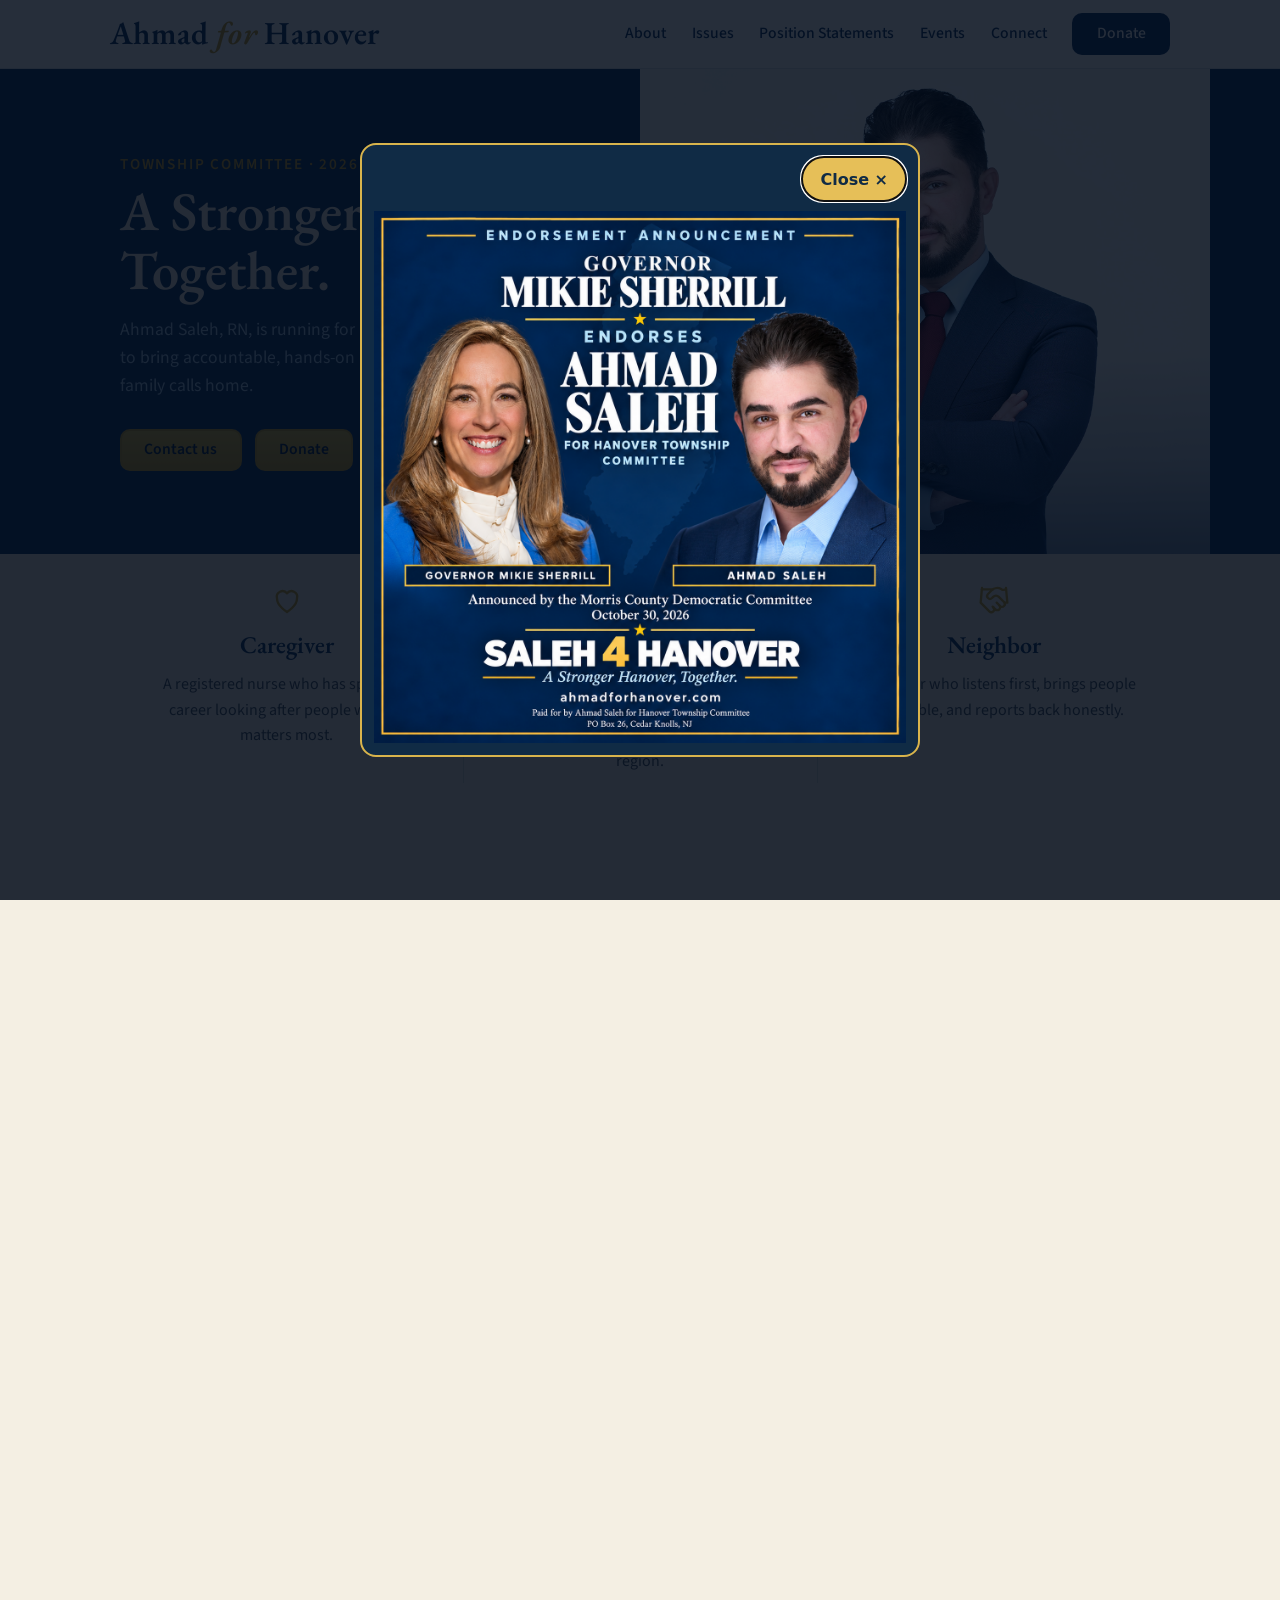
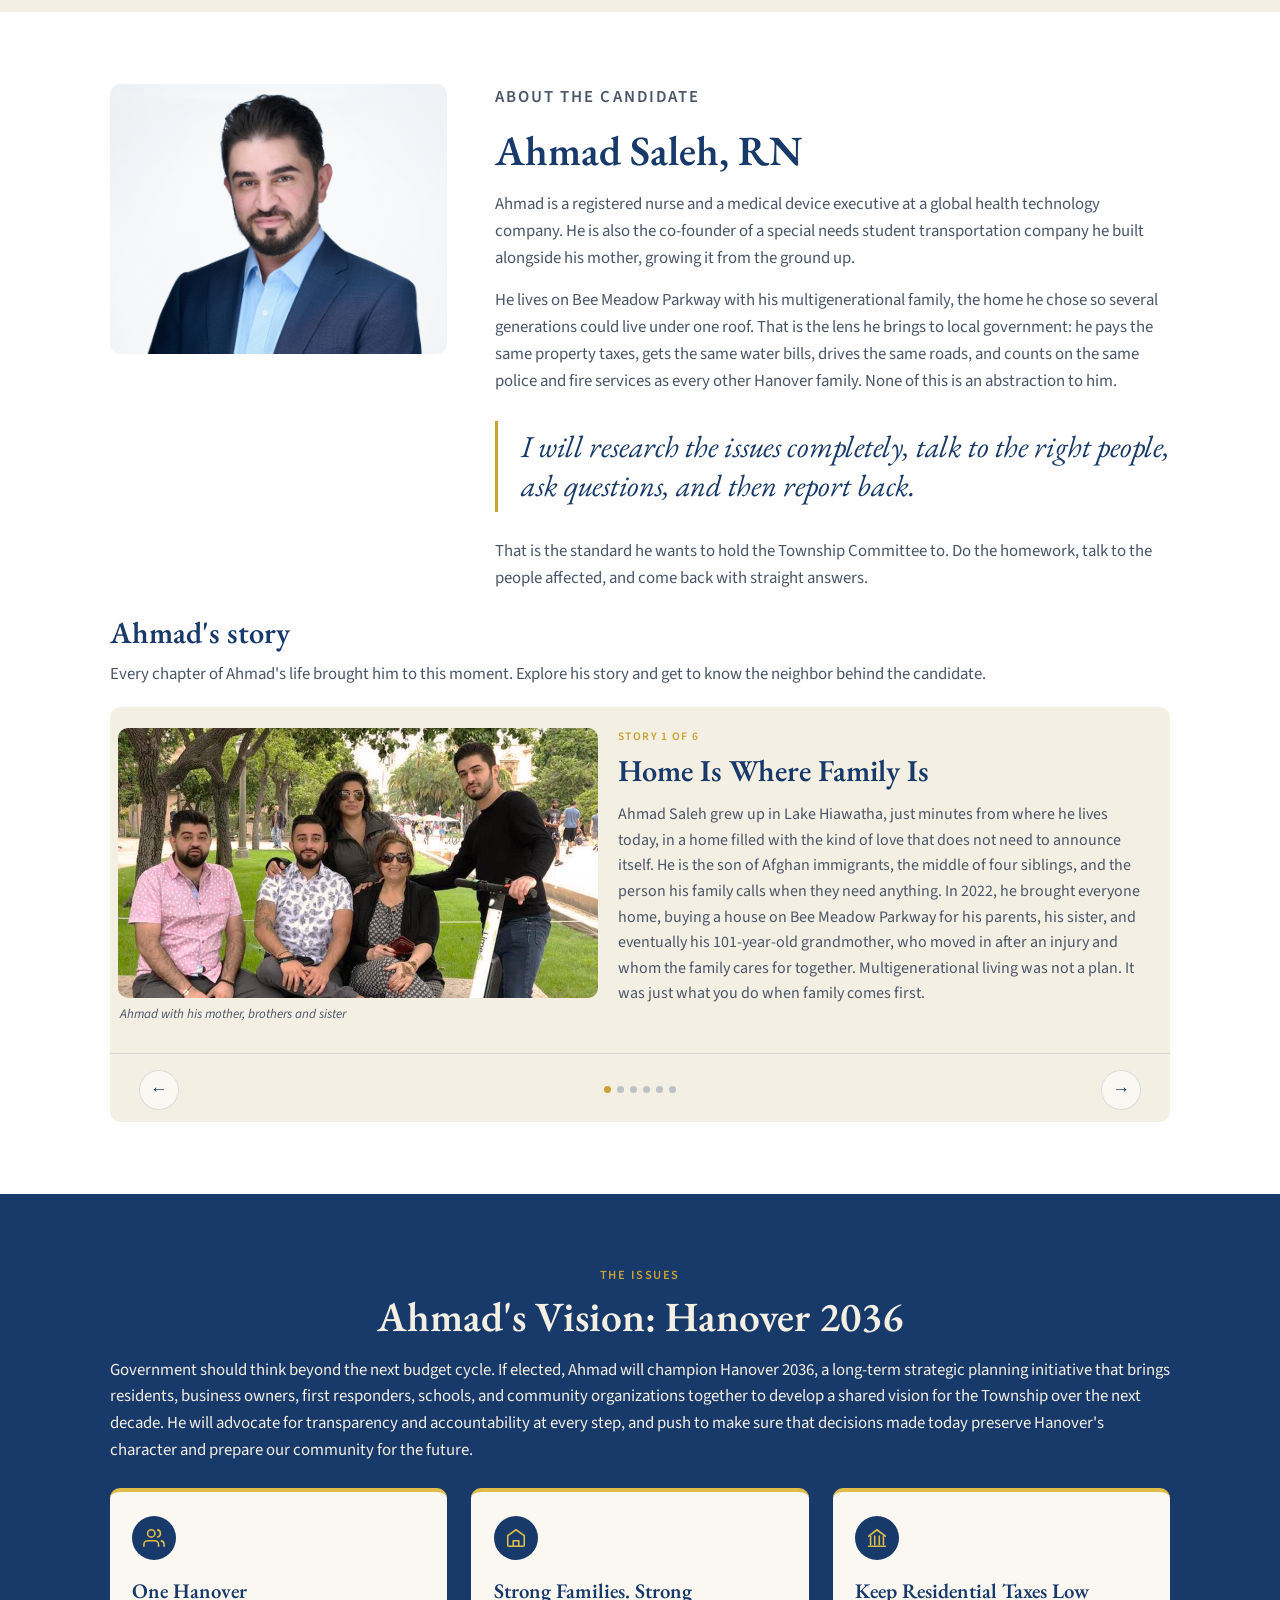
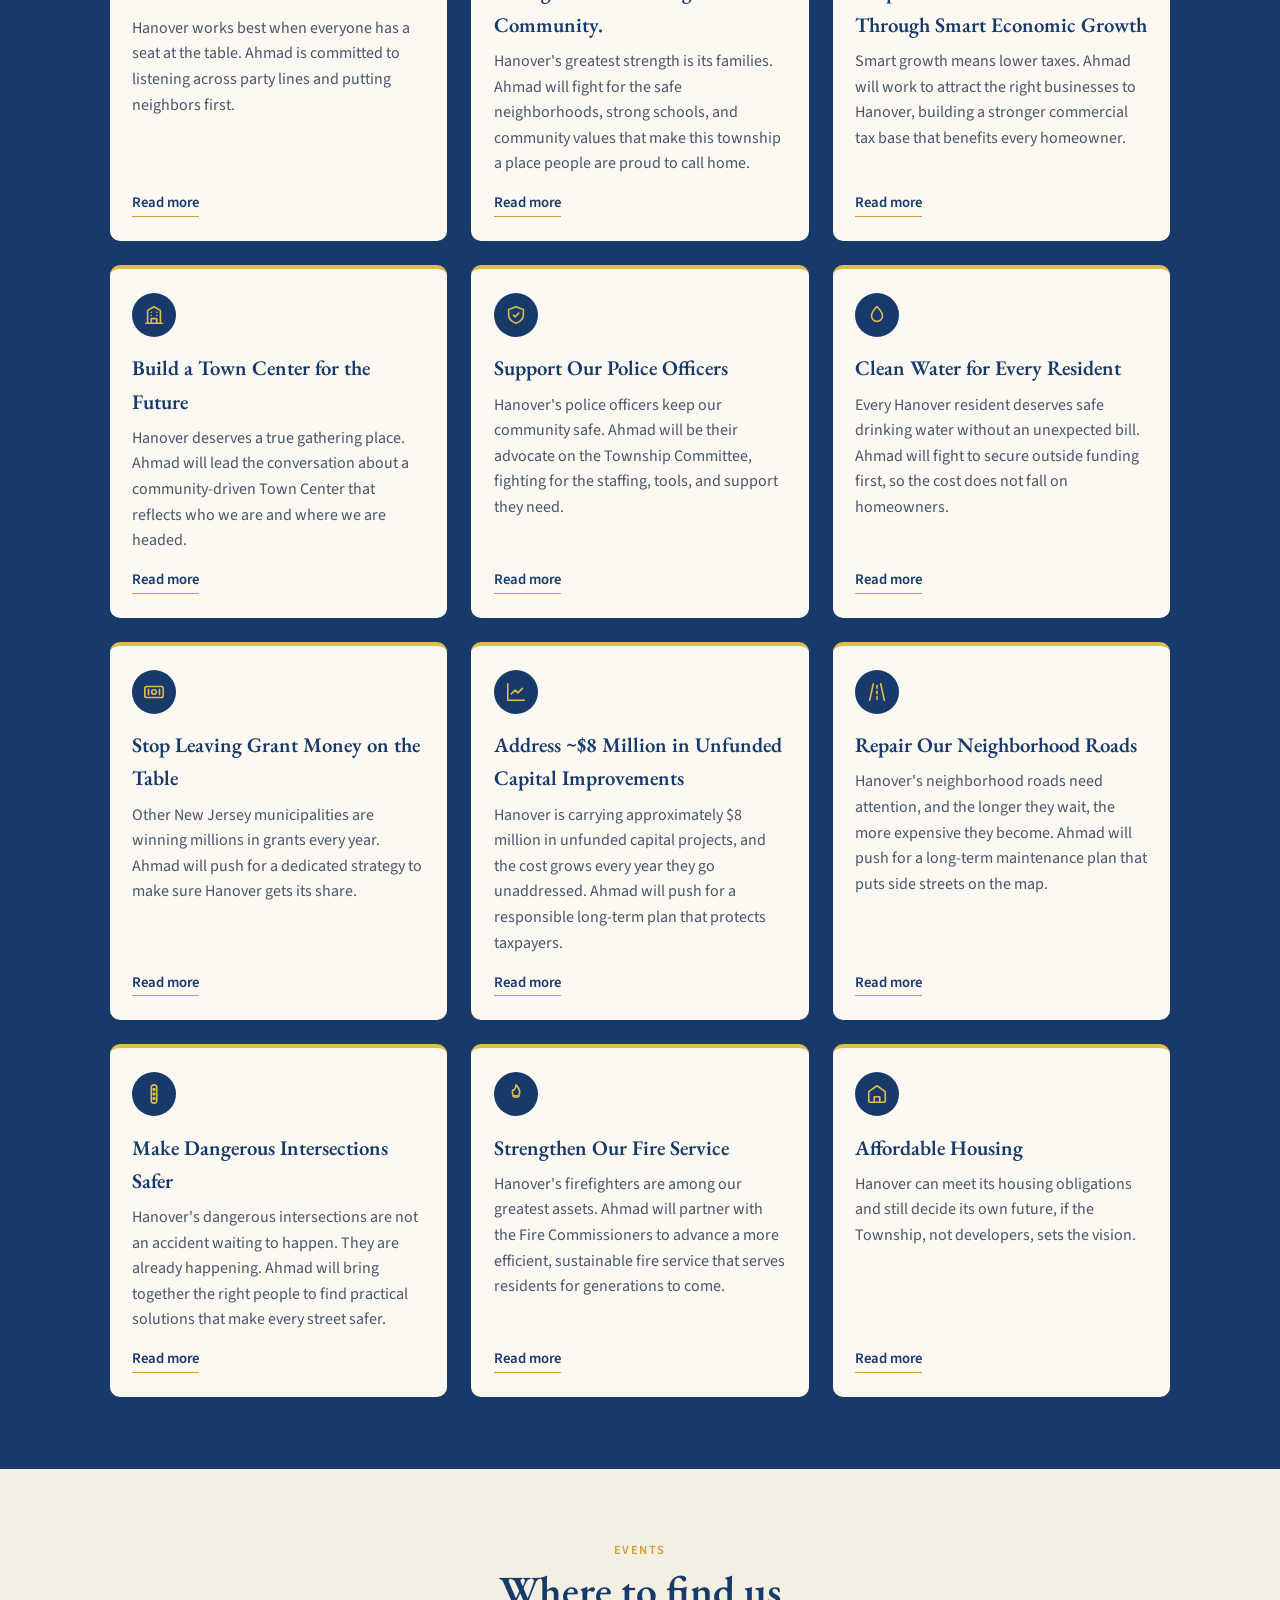
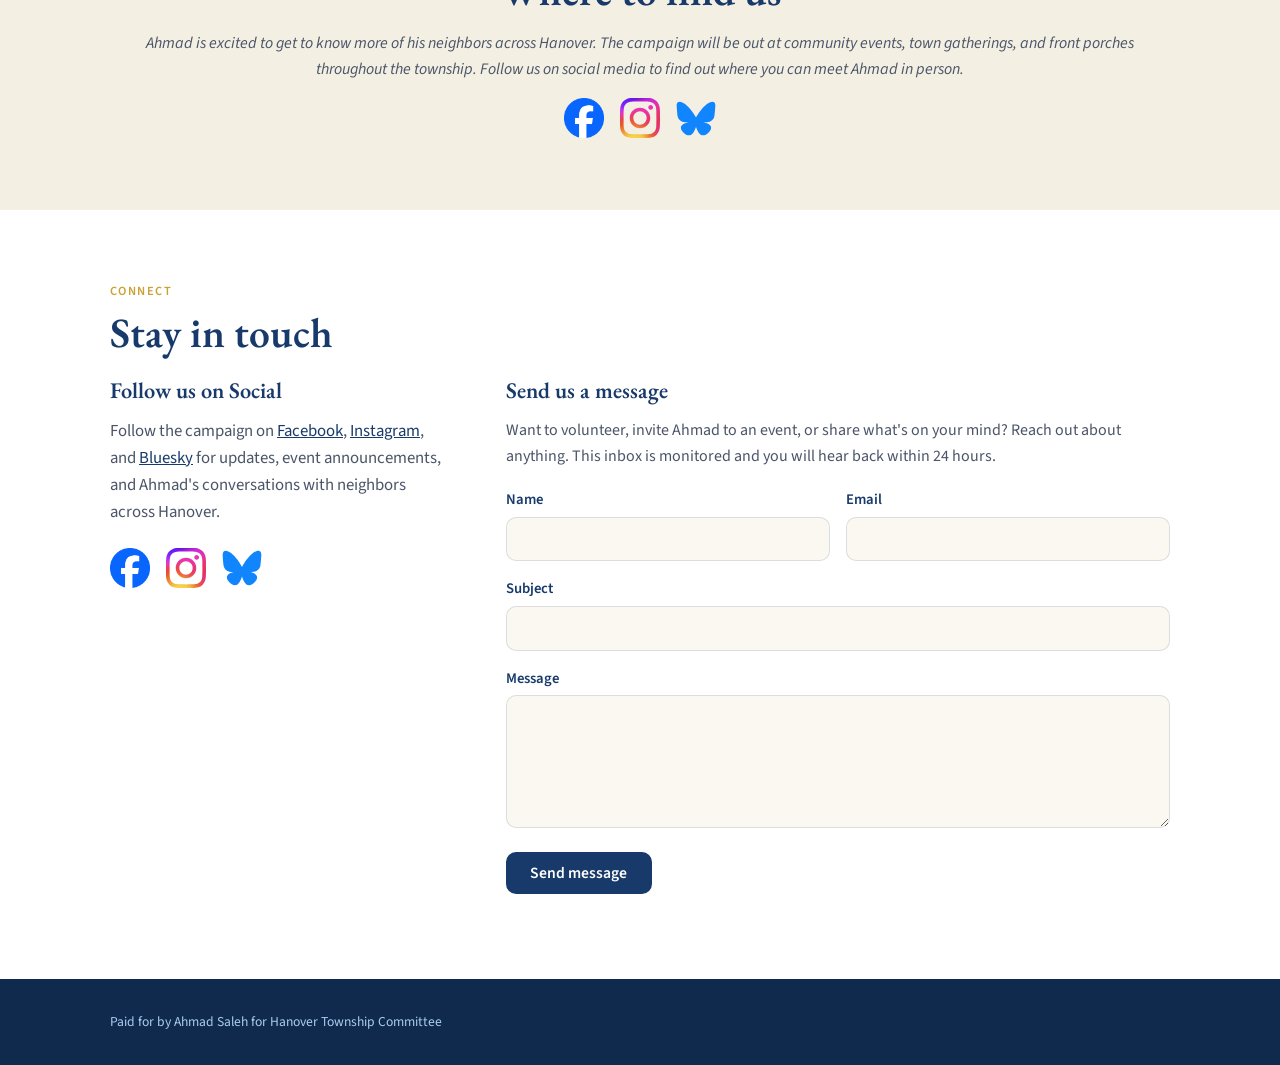
<file: index.html>
<!DOCTYPE html>
<html lang="en">
<head>
<!-- Google tag (gtag.js) -->
<script async src="https://www.googletagmanager.com/gtag/js?id=G-3KCZQQZ3SS"></script>
<script>
  window.dataLayer = window.dataLayer || [];
  function gtag(){dataLayer.push(arguments);}
  gtag('js', new Date());

  gtag('config', 'G-3KCZQQZ3SS');
</script>
  <meta charset="UTF-8" />
  <meta name="viewport" content="width=device-width, initial-scale=1.0" />
  <title>Ahmad for Hanover Township Committee 2026</title>
  <meta name="description" content="Ahmad Saleh, Democrat for Hanover Township Committee. Caregiver. Builder. Bridge." />

  <!-- Google Fonts: EB Garamond (display) + Source Sans 3 (everything else) -->
  <link rel="preconnect" href="https://fonts.googleapis.com" />
  <link rel="preconnect" href="https://fonts.gstatic.com" crossorigin />
  <link href="https://fonts.googleapis.com/css2?family=EB+Garamond:ital,wght@0,400;0,500;0,600;1,400&family=Source+Sans+3:wght@400;500;600;700&display=swap" rel="stylesheet" />

  <link rel="stylesheet" href="styles/style.css" />


</head>
<body>
<!-- ============ HEADER / NAV ============ -->
  <header class="site-header">
    <div class="container nav-inner">
      <a class="brand" href="/" aria-label="Ahmad for Hanover, home">
        <!-- PLACEHOLDER: horizontal wordmark SVG goes here -->
        <span class="brand-placeholder">
          Ahmad <span class="brand-for">for</span> Hanover
        </span>
      </a>

      <button class="nav-toggle" aria-expanded="false" aria-controls="primary-nav" aria-label="Open menu">
        <span></span><span></span><span></span>
      </button>

      <nav id="primary-nav" class="primary-nav" aria-label="Primary">
        <ul>
          <li><a href="#about">About</a></li>
          <li><a href="#issues">Issues</a></li>
          <li><a href="/housing.html">Position Statements</a></li>
          <li><a href="#events">Events</a></li>
          <li><a href="#connect">Connect</a></li>
          <li><a class="btn btn-blue nav-cta" href="https://secure.actblue.com/donate/ahmad-for-hanover-township-committee" target="_blank" rel="noopener noreferrer">Donate</a></li>
        </ul>
      </nav>
    </div>
  </header>

  <main>

    <!-- ============ SPLIT HERO (Layout B) ============ -->
    <div class="hero-band">
      <section class="hero">
        <div class="hero-panel">
          <div class="hero-copy">
            <p class="eyebrow">Township Committee &middot; 2026</p>
            <h1 class="hero-title">A Stronger Hanover. Together.</h1>
            <p class="hero-sub">
              Ahmad Saleh, RN, is running for Hanover Township Committee to bring
              accountable, hands-on leadership to the place his family calls home.
            </p>
            <div class="hero-actions">
              <a class="btn btn-gold" href="#connect">Contact us</a>
              <a class="btn btn-gold" href="https://secure.actblue.com/donate/ahmad-for-hanover-township-committee" target="_blank" rel="noopener noreferrer">Donate</a>
            </div>
          </div>
        </div>
        <div class="hero-photo">
          <img class="hero-img" src="assets/images/hero.jpg" alt="Ahmad Saleh" />
          <div class="hero-photo-fade" aria-hidden="true"></div>
        </div>
      </section>
    </div>

    <!-- ============ BRAND PILLARS ============ -->
    <section class="pillars" aria-label="What Ahmad stands for">
      <div class="container pillars-grid">
        <article class="pillar">
          <div class="pillar-mark" aria-hidden="true">
            <svg viewBox="0 0 24 24" fill="none" stroke="currentColor" stroke-width="1.75" stroke-linecap="round" stroke-linejoin="round">
              <path d="M12 21s-7.5-4.6-7.5-10.2A4.3 4.3 0 0 1 12 7a4.3 4.3 0 0 1 7.5 3.8C19.5 16.4 12 21 12 21z"/>
            </svg>
          </div>
          <div class="pillar-text">
            <h2>Caregiver</h2>
            <p>A registered nurse who has spent his career looking after people when it matters most.</p>
          </div>
        </article>
        <article class="pillar">
          <div class="pillar-mark" aria-hidden="true">
            <svg viewBox="0 0 24 24" fill="none" stroke="currentColor" stroke-width="1.75" stroke-linecap="round" stroke-linejoin="round">
              <path d="M3 9.5 12 4l9 5.5"/>
              <path d="M5 9.5V19M9.33 9.5V19M14.67 9.5V19M19 9.5V19"/>
              <path d="M3.5 19.5h17"/>
            </svg>
          </div>
          <div class="pillar-text">
            <h2>Entrepreneur</h2>
            <p>Co-founder of a seven-figure student transportation company he built with his mother, serving school districts across the region.</p>
          </div>
        </article>
        <article class="pillar">
          <div class="pillar-mark" aria-hidden="true">
            <svg viewBox="0 0 24 24" fill="none" stroke="currentColor" stroke-width="1.75" stroke-linecap="round" stroke-linejoin="round">
              <path d="m11 17 2 2a1 1 0 1 0 3-3"/>
              <path d="m14 14 2.5 2.5a1 1 0 1 0 3-3l-3.88-3.88a3 3 0 0 0-4.24 0l-.88.88a1 1 0 1 1-3-3l2.81-2.81a5.79 5.79 0 0 1 7.06-.87l.47.28a2 2 0 0 0 1.42.25L21 4"/>
              <path d="m21 3 1 11h-2"/>
              <path d="M3 3 2 14l6.5 6.5a1 1 0 1 0 3-3"/>
              <path d="M3 4h8"/>
            </svg>
          </div>
          <div class="pillar-text">
            <h2>Neighbor</h2>
            <p>A neighbor who listens first, brings people to the table, and reports back honestly.</p>
          </div>
        </article>
      </div>
    </section>

    <!-- ============ INSTAGRAM REEL ============ -->
    <section aria-label="Campaign video" style="padding:24px 12px;">
      <div style="max-width:540px;margin:auto;">
        <iframe
          src="https://www.instagram.com/reel/Depz8iBNSaM/embed/"
          title="Ahmad for Hanover campaign video"
          style="display:block;width:100%;height:760px;max-height:85vh;border:0;"
          allow="autoplay; encrypted-media; fullscreen; picture-in-picture"
          allowfullscreen>
        </iframe>
      </div>
    </section>

    <!-- ============ ABOUT THE CANDIDATE ============ -->
    <section id="about" class="about">
      <div class="container">
        <div class="about-grid">
          <div class="about-photo">
            <img class="about-img" src="assets/images/headshot.jpg"
                alt="Ahmad Saleh, candidate for Hanover Township Committee" />
          </div>
          <div class="about-body">
            <p class="eyebrow">About the candidate</p>
            <h2 class="section-title">Ahmad Saleh, RN</h2>
            <p>
              Ahmad is a registered nurse and a medical device executive at a global health technology company.
              He is also the co-founder of a special needs student transportation company he built
              alongside his mother, growing it from the ground up.
            </p>
            <p>
              He lives on Bee Meadow Parkway with his multigenerational family, the home he chose
              so several generations could live under one roof. That is the lens he brings to local
              government: he pays the same property taxes, gets the same water bills, drives the
              same roads, and counts on the same police and fire services as every other Hanover
              family. None of this is an abstraction to him.
            </p>
            <img class="about-img about-img-mobile" src="assets/images/headshot.jpg"
               alt="Ahmad Saleh, candidate for Hanover Township Committee" />

            <blockquote class="pull-quote">
              I will research the issues completely, talk to the right people, ask questions,
              and then report back.
            </blockquote>

            <p>
              That is the standard he wants to hold the Township Committee to. Do the homework,
              talk to the people affected, and come back with straight answers.
            </p>
          </div>
        </div>

        <!-- ============ AHMAD'S STORY (inline carousel) ============ -->
        <div class="story-strip">
          <p class="story-heading">Ahmad's story</p>
          <p class="story-intro">
            Every chapter of Ahmad's life brought him to this moment. Explore his
            story and get to know the neighbor behind the candidate.
          </p>
          <div class="story-card">
            <div class="story-card-main">
              <figure class="story-figure">
                <img class="story-photo" id="story-photo" src="" alt="" />
                <figcaption class="story-caption" id="story-caption"></figcaption>
              </figure>
              <div class="story-content">
                <p class="overlay-eyebrow" id="story-count"></p>
                <h3 class="overlay-title" id="story-title"></h3>
                <div class="overlay-body" id="story-body"></div>
                <p class="overlay-swipe-hint" aria-hidden="true">&larr; swipe between stories &rarr;</p>
              </div>
            </div>
            <div class="overlay-nav story-nav">
              <button class="overlay-arrow" id="story-prev" aria-label="Previous story"><span aria-hidden="true">&larr;</span></button>
              <div class="overlay-dots" id="story-dots" aria-hidden="true"></div>
              <button class="overlay-arrow" id="story-next" aria-label="Next story"><span aria-hidden="true">&rarr;</span></button>
            </div>
          </div>
        </div>
      </div>

      <template id="story-data">
        <div data-title="Home Is Where Family Is" data-photo="assets/images/story/story-1-family.jpg" data-alt="Ahmad with his mother, brothers and sister" data-caption="Ahmad with his mother, brothers and sister">
          <p>Ahmad Saleh grew up in Lake Hiawatha, just minutes from where he lives today, in a home filled with the kind of love that does not need to announce itself. He is the son of Afghan immigrants, the middle of four siblings, and the person his family calls when they need anything. In 2022, he brought everyone home, buying a house on Bee Meadow Parkway for his parents, his sister, and eventually his 101-year-old grandmother, who moved in after an injury and whom the family cares for together. Multigenerational living was not a plan. It was just what you do when family comes first.</p>
        </div>
        <div data-title="The American Dream, Lived" data-photo="assets/images/story/story-2-american-dream.jpg" data-alt="Ahmad's mother and father" data-caption="Ahmad's mother and father">
          <p>Ahmad's father, a former engineering student from Kabul, woke at midnight for 34 years to push a coffee cart to a corner at 43rd and Broadway in Times Square. His mother earned her commercial driver's license and spent years transporting special needs children to school. They came to America with almost nothing, shielded their children from every hardship, and built a life that was, by any measure, extraordinary. Ahmad never felt the struggle. He felt rich. That is the greatest gift they gave him, and the standard he has carried ever since.</p>
        </div>
        <div data-title="A Caregiver at Heart" data-photo="assets/images/story/story-3-caregiver.jpg" data-alt="Ahmad is an experienced registered nurse" data-caption="Ahmad is an experienced registered nurse">
          <p>Ahmad found his calling in nursing almost by accident, stopping at a sign at County College of Morris one afternoon and feeling something click. He went on to graduate from Hackensack University's School of Nursing at Mountainside Hospital, where he discovered that caring for people, especially at their most vulnerable, was not just a skill but a vocation. He worked with patients at the end of life, sat with Holocaust survivors, and found in every room the same truth: showing up fully for another person is the most important thing you can do. He calls it sacred work. He still means it.</p>
        </div>
        <div data-title="The Executive Who Gets Things Done" data-photo="assets/images/story/story-4-executive.jpg" data-alt="Ahmad at the NASDAQ closing bell" data-caption="Ahmad at the NASDAQ closing bell">
          <p>Ahmad spent the past decade transforming healthcare organizations at scale, from rebuilding failing sales divisions to implementing new standards of care inside major health systems. He helped take a publicly traded healthcare company all the way to the NASDAQ closing bell. He manages budgets, negotiates contracts, works with hospital executives and boards, and applies the kind of rigorous, data-driven thinking that turns struggling organizations into high-performing ones. He brings every one of those skills to Hanover Township.</p>
        </div>
        <div data-title="An Entrepreneur's Grit" data-photo="assets/images/story/story-5-entrepreneur.jpg" data-alt="Ahmad leading employee training" data-caption="Ahmad leading employee training">
          <p>Ahmad and his mother built Safe and Secure Transportation together, starting from a conversation about why she was working for someone else's company when they could build their own. Today it is a seven-figure business serving school districts across the region, transporting special needs students with the same care his mother brought to the job long before it was hers to run. He knows what it takes to start something from nothing, make payroll, solve problems without a playbook, and be accountable to the families depending on you.</p>
        </div>
        <div data-title="Why Hanover, Why Now" data-photo="assets/images/story/story-6-hanover.jpg"  data-caption="Ahmad fellow Democrat leaders">
          <p>When Ahmad moved to Bee Meadow Parkway, he did what any neighbor does: he started paying attention. He joined the local Democratic committee, began having coffee with residents across the township, and found something consistent in those conversations: people who love Hanover and want their voices to matter more. He is running for Township Committee to bring a caring, curious, and prepared perspective to the issues affecting every household here. Not to take sides. To listen, do the homework, and show up for the town that has always felt like home.</p>
        </div>
      </template>
    </section>

    <!-- ============ ISSUES (placeholder cards) ============ -->
    <section id="issues" class="issues">
      <div class="container">
        <p class="eyebrow center">The Issues</p>
        <h2 class="section-title center">Ahmad's Vision: Hanover 2036</h2>
        <p class="issues-intro">
          Government should think beyond the next budget cycle. If elected, Ahmad will champion Hanover 2036, a long-term strategic planning initiative that brings residents, business owners, first responders, schools, and community organizations together to develop a shared vision for the Township over the next decade. He will advocate for transparency and accountability at every step, and push to make sure that decisions made today preserve Hanover's character and prepare our community for the future.
        </p>
        <div class="issues-grid">
          <article class="issue-card" data-issue="0" tabindex="0" role="button" aria-label="Read more about One Hanover">
            <span class="issue-icon" aria-hidden="true"><svg viewBox="0 0 24 24" fill="none" stroke="currentColor" stroke-width="1.75" stroke-linecap="round" stroke-linejoin="round"><path d="M17 21v-2a4 4 0 0 0-4-4H5a4 4 0 0 0-4 4v2"/><circle cx="9" cy="7" r="4"/><path d="M23 21v-2a4 4 0 0 0-3-3.87M16 3.13a4 4 0 0 1 0 7.75"/></svg></span>
            <h3>One Hanover</h3>
            <p>Hanover works best when everyone has a seat at the table. Ahmad is committed to listening across party lines and putting neighbors first.</p>
            <span class="read-more">Read more</span>
          </article>
          <article class="issue-card" data-issue="1" tabindex="0" role="button" aria-label="Read more about Strong Families, Strong Community">
            <span class="issue-icon" aria-hidden="true"><svg viewBox="0 0 24 24" fill="none" stroke="currentColor" stroke-width="1.75" stroke-linecap="round" stroke-linejoin="round"><path d="M3 9.5 12 3l9 6.5V20a1 1 0 0 1-1 1H4a1 1 0 0 1-1-1z"/><path d="M9 21v-6h6v6"/></svg></span>
            <h3>Strong Families. Strong Community.</h3>
            <p>Hanover's greatest strength is its families. Ahmad will fight for the safe neighborhoods, strong schools, and community values that make this township a place people are proud to call home.</p>
            <span class="read-more">Read more</span>
          </article>
          <article class="issue-card" data-issue="2" tabindex="0" role="button" aria-label="Read more about Keep Residential Taxes Low Through Smart Economic Growth">
            <span class="issue-icon" aria-hidden="true"><svg viewBox="0 0 24 24" fill="none" stroke="currentColor" stroke-width="1.75" stroke-linecap="round" stroke-linejoin="round"><path d="M3 21h18"/><path d="M3 10 12 3l9 7"/><path d="M5 10v9M9.5 10v9M14.5 10v9M19 10v9"/></svg></span>
            <h3>Keep Residential Taxes Low Through Smart Economic Growth</h3>
            <p>Smart growth means lower taxes. Ahmad will work to attract the right businesses to Hanover, building a stronger commercial tax base that benefits every homeowner.</p>
            <span class="read-more">Read more</span>
          </article>
          <article class="issue-card" data-issue="3" tabindex="0" role="button" aria-label="Read more about Build a Town Center for the Future">
            <span class="issue-icon" aria-hidden="true"><svg viewBox="0 0 24 24" fill="none" stroke="currentColor" stroke-width="1.75" stroke-linecap="round" stroke-linejoin="round"><path d="M3 21h18"/><path d="M5 21V7l7-4 7 4v14"/><path d="M9 21v-5h6v5"/><path d="M9 9h.01M15 9h.01M9 12.5h.01M15 12.5h.01"/></svg></span>
            <h3>Build a Town Center for the Future</h3>
            <p>Hanover deserves a true gathering place. Ahmad will lead the conversation about a community-driven Town Center that reflects who we are and where we are headed.</p><span class="read-more">Read more</span>
          </article>
          <article class="issue-card" data-issue="4" tabindex="0" role="button" aria-label="Read more about Support Our Police Officers">
            <span class="issue-icon" aria-hidden="true"><svg viewBox="0 0 24 24" fill="none" stroke="currentColor" stroke-width="1.75" stroke-linecap="round" stroke-linejoin="round"><path d="M12 3 4 6v6c0 5 3.5 7.5 8 9 4.5-1.5 8-4 8-9V6z"/><path d="m9 12 2 2 4-4"/></svg></span>
            <h3>Support Our Police Officers</h3>
            <p>Hanover's police officers keep our community safe. Ahmad will be their advocate on the Township Committee, fighting for the staffing, tools, and support they need.</p>
            <span class="read-more">Read more</span>
          </article>
          <article class="issue-card" data-issue="5" tabindex="0" role="button" aria-label="Read more about Clean Water for Every Resident">
            <span class="issue-icon" aria-hidden="true"><svg viewBox="0 0 24 24" fill="none" stroke="currentColor" stroke-width="1.75" stroke-linecap="round" stroke-linejoin="round"><path d="M12 2.7s6 6.4 6 10.3a6 6 0 0 1-12 0c0-3.9 6-10.3 6-10.3z"/></svg></span>
            <h3>Clean Water for Every Resident</h3>
            <p>Every Hanover resident deserves safe drinking water without an unexpected bill. Ahmad will fight to secure outside funding first, so the cost does not fall on homeowners.</p>
            <span class="read-more">Read more</span>
          </article>
          <article class="issue-card" data-issue="6" tabindex="0" role="button" aria-label="Read more about Stop Leaving Grant Money on the Table">
            <span class="issue-icon" aria-hidden="true"><svg viewBox="0 0 24 24" fill="none" stroke="currentColor" stroke-width="1.75" stroke-linecap="round" stroke-linejoin="round"><rect x="2" y="6" width="20" height="12" rx="2"/><circle cx="12" cy="12" r="2.5"/><path d="M6 9v6M18 9v6"/></svg></span>
            <h3>Stop Leaving Grant Money on the Table</h3>
            <p>Other New Jersey municipalities are winning millions in grants every year. Ahmad will push for a dedicated strategy to make sure Hanover gets its share.</p>
            <span class="read-more">Read more</span>
          </article>
          <article class="issue-card" data-issue="7" tabindex="0" role="button" aria-label="Read more about Address roughly 8 million dollars in Unfunded Capital Improvements">
            <span class="issue-icon" aria-hidden="true"><svg viewBox="0 0 24 24" fill="none" stroke="currentColor" stroke-width="1.75" stroke-linecap="round" stroke-linejoin="round"><path d="M3 3v18h18"/><path d="m19 8-5 5-3-3-4 4"/></svg></span>
            <h3>Address ~$8 Million in Unfunded Capital Improvements</h3>
            <p>Hanover is carrying approximately $8 million in unfunded capital projects, and the cost grows every year they go unaddressed. Ahmad will push for a responsible long-term plan that protects taxpayers.</p>
            <span class="read-more">Read more</span>
          </article>
          <article class="issue-card" data-issue="8" tabindex="0" role="button" aria-label="Read more about Repair Our Neighborhood Roads">
            <span class="issue-icon" aria-hidden="true"><svg viewBox="0 0 24 24" fill="none" stroke="currentColor" stroke-width="1.75" stroke-linecap="round" stroke-linejoin="round"><path d="M4 21 8 3M20 21 16 3"/><path d="M12 5v3M12 11v3M12 17v3"/></svg></span>
            <h3>Repair Our Neighborhood Roads</h3>
            <p>Hanover's neighborhood roads need attention, and the longer they wait, the more expensive they become. Ahmad will push for a long-term maintenance plan that puts side streets on the map.</p>
            <span class="read-more">Read more</span>
          </article>
          <article class="issue-card" data-issue="9" tabindex="0" role="button" aria-label="Read more about Make Dangerous Intersections Safer">
            <span class="issue-icon" aria-hidden="true"><svg viewBox="0 0 24 24" fill="none" stroke="currentColor" stroke-width="1.75" stroke-linecap="round" stroke-linejoin="round"><rect x="9" y="2" width="6" height="20" rx="3"/><circle cx="12" cy="7" r="1"/><circle cx="12" cy="12" r="1"/><circle cx="12" cy="17" r="1"/></svg></span>
            <h3>Make Dangerous Intersections Safer</h3>
            <p>Hanover's dangerous intersections are not an accident waiting to happen. They are already happening. Ahmad will bring together the right people to find practical solutions that make every street safer.</p>
            <span class="read-more">Read more</span>
          </article>
          <article class="issue-card" data-issue="10" tabindex="0" role="button" aria-label="Read more about Strengthen Our Fire Service">
            <span class="issue-icon" aria-hidden="true"><svg viewBox="0 0 24 24" fill="none" stroke="currentColor" stroke-width="1.75" stroke-linecap="round" stroke-linejoin="round"><path d="M12 2s4 4 4 8a4 4 0 0 1-8 0c0-1 .5-2 1-2.5C9 9 12 6 12 2z"/><path d="M8.5 14a5 5 0 0 0 7 0"/></svg></span>
            <h3>Strengthen Our Fire Service</h3>
            <p>Hanover's firefighters are among our greatest assets. Ahmad will partner with the Fire Commissioners to advance a more efficient, sustainable fire service that serves residents for generations to come.</p>
            <span class="read-more">Read more</span>
          </article>
          <article class="issue-card" data-issue="11" tabindex="0" role="button" aria-label="Read more about Affordable Housing">
            <span class="issue-icon" aria-hidden="true"><svg viewBox="0 0 24 24" fill="none" stroke="currentColor" stroke-width="1.75" stroke-linecap="round" stroke-linejoin="round"><path d="M3 9.5 12 3l9 6.5V20a1 1 0 0 1-1 1H4a1 1 0 0 1-1-1z"/><path d="M9 21v-6h6v6"/></svg></span>
            <h3>Affordable Housing</h3>
            <p>Hanover can meet its housing obligations and still decide its own future, if the Township, not developers, sets the vision.</p>
            <span class="read-more">Read more</span>
          </article>
        </div>
      </div>
    </section>

    <!-- ============ ISSUES OVERLAY ============ -->
    <div class="issue-overlay" id="issue-overlay" aria-hidden="true" role="dialog" aria-modal="true" aria-labelledby="overlay-title">
      <div class="issue-overlay-backdrop" data-close></div>
      <div class="issue-overlay-panel" role="document">
        <button class="issue-overlay-close" data-close aria-label="Close">&times;</button>
        <p class="overlay-eyebrow" id="overlay-count"></p>
        <h3 class="overlay-title" id="overlay-title"></h3>
        <div class="overlay-body" id="overlay-body"></div>
        <p class="overlay-swipe-hint" aria-hidden="true">&larr; swipe to move between issues &rarr;</p>
        <div class="overlay-nav">
          <button class="overlay-arrow" id="overlay-prev" aria-label="Previous issue"><span aria-hidden="true">&larr;</span></button>
          <div class="overlay-dots" id="overlay-dots" aria-hidden="true"></div>
          <button class="overlay-arrow" id="overlay-next" aria-label="Next issue"><span aria-hidden="true">&rarr;</span></button>
        </div>
      </div>
    </div>

    <template id="issue-data">
      <div data-title="One Hanover">
        <p>Local government should bring people together, not divide them. Whether residents are Republican, Democrat, Independent, or unaffiliated, everyone wants safe neighborhoods, well-maintained roads, responsible spending, and a town they can be proud of. If elected, Ahmad will listen first, work with anyone who has good ideas, and always put Hanover ahead of partisan politics. At the end of the day, neighbors come before party labels, and that is the principle he will bring to every meeting and every vote.</p>
      </div>
      <div data-title="Strong Families. Strong Community.">
        <p>The strength of Hanover has always been its families. Ahmad believes in supporting safe neighborhoods, access to healthcare and well-funded public health programs, excellent schools, academic achievement, personal responsibility, civic pride, patriotism, and respect for every person. If elected, he will advocate for policies that embrace new opportunities while preserving the values that have made Hanover such an exceptional place to live and raise a family.</p>
      </div>
      <div data-title="Keep Residential Taxes Low Through Smart Economic Growth">
        <p>The most sustainable way to keep residential property taxes low is by growing Hanover's commercial tax base. If elected, Ahmad will actively champion efforts to engage businesses and employers that are a good fit for the community, encouraging them to relocate or expand in Hanover. Every quality business attracted to the township strengthens the local economy, creates jobs, and helps reduce the tax burden on homeowners.</p>
      </div>
      <div data-title="Build a Town Center for the Future">
        <p>Hanover deserves a place that brings the community together. As part of Hanover 2036, Ahmad will facilitate a community-driven conversation about developing a public-private partnership to create a vibrant Town Center that supports local businesses, provides gathering spaces for families, and gives residents a destination they can truly call the heart of Hanover. He will advocate that any future development respect the character of the Township while enhancing the quality of life for everyone who calls it home.</p>
      </div>
      <div data-title="Support Our Police Officers">
        <p>Public safety is government's first responsibility. Hanover currently has approximately 31 police officers serving the Township, and Ahmad believes the community should continually evaluate whether that staffing level is sufficient to meet the needs of a growing population. If elected, he will advocate for the personnel, equipment, training, and technology officers need to continue keeping Hanover one of the safest communities in New Jersey. They will find a steadfast partner and a strong voice on the Township Committee.</p>
      </div>
      <div data-title="Clean Water for Every Resident">
        <p>Every resident deserves safe drinking water without facing an unreasonable financial burden. The controversy surrounding Hanover's water infrastructure, known locally as Pipegate, raised serious questions about transparency, accountability, and whether residents were given a full picture of the decisions being made on their behalf. Ahmad believes those questions deserve straight answers, and that the best way to restore trust is through action. If elected, he will work aggressively with neighboring municipalities, Morris County, the State of New Jersey, and the federal government to pursue every available funding opportunity for lead service line replacement. Before asking Hanover taxpayers to pay more, he will push to exhaust every outside funding source available.</p>
      </div>
      <div data-title="Stop Leaving Grant Money on the Table">
        <p>Every year, municipalities across New Jersey secure millions of dollars in grants for roads, infrastructure, parks, recreation, public safety, flood mitigation, and environmental projects. Hanover has largely left that money on the table. If elected, Ahmad will advocate for a dedicated municipal grant strategy: a systematic approach to identifying, pursuing, and winning the funding that other townships are already capturing. Every grant dollar Hanover secures is a dollar its taxpayers do not have to provide.</p>
      </div>
      <div data-title="Address ~$8 Million in Unfunded Capital Improvements">
        <p>Hanover currently has approximately $8 million in unfunded capital improvement projects that will eventually need to be addressed. While the budget appears balanced due to a provision the state allows, the Township is carrying a growing debt obligation that does not disappear by being deferred. Delaying these projects only increases their future cost, and without a long-term funding strategy, taxpayers could continue seeing approximately $1 to $2 million in additional debt issued each year just to keep pace. If elected, Ahmad will advocate for responsible financial planning that prioritizes projects, pursues outside funding, and protects taxpayers from unnecessary debt.</p>
      </div>
      <div data-title="Repair Our Neighborhood Roads">
        <p>Residents should not have to weave around potholes or drive over rough, deteriorating roads every day. If elected, Ahmad will advocate for prioritizing the repair of neighborhood streets, improving pavement conditions, and developing a long-term maintenance schedule that addresses roads before they become significantly more expensive to fix. Side streets in particular deserve attention, not just main roads. Well-maintained roads improve safety, protect vehicles, and preserve property values throughout the Township.</p>
      </div>
      <div data-title="Make Dangerous Intersections Safer">
        <p>Too many intersections throughout Hanover have become frequent locations for accidents and near misses. If elected, Ahmad will work with traffic engineers, county officials, law enforcement, and residents to identify practical safety improvements, including better traffic signal timing, improved signage, safer pedestrian crossings, and traffic-calming measures where appropriate. Smart infrastructure saves lives.</p>
      </div>
      <div data-title="Strengthen Our Fire Service">
        <p>When residents dial 911, they expect a fast and responsive fire department. Hanover's volunteer and paid firefighters are among the Township's greatest assets, and they deserve full support. While statute requires separation between the Township Committee and the independent fire districts, if elected Ahmad will partner with the Fire Commissioners to advocate for a consolidated and hybrid approach that improves operational efficiency, strengthens recruitment and retention, and explores opportunities for greater coordination where it benefits both public safety and taxpayers. He will also raise the urgency of addressing the condemned third floor of the Cedar Knolls firehouse, a safety issue that has gone unresolved for too long. The goal is straightforward: support the Commissioners, advance a sustainable hybrid model, and ensure Hanover has an outstanding fire service for generations to come.</p>
      </div>
      <div data-title="Affordable Housing">
        <p>Hanover can meet its housing obligations and still decide its own future, if the Township, not developers, sets the vision.</p>
        <p><a href="/housing.html">Read the full position statement: Affordable Housing: A Constitutional Conundrum</a></p>
      </div>
    </template>

    <!-- ============ EVENTS  ============ -->
    <section id="events" class="events">
      <div class="container">
        <p class="eyebrow center">Events</p>
        <h2 class="section-title center">Where to find us</h2>
        <p class="placeholder-note center">
          Ahmad is excited to get to know more of his neighbors across Hanover.
          The campaign will be out at community events, town gatherings, and
          front porches throughout the township. Follow us on social media to
          find out where you can meet Ahmad in person.
        </p>
        <div class="social-links social-links-center">
          <a href="https://www.facebook.com/ahmad4hanover" target="_blank" rel="noopener noreferrer" aria-label="Ahmad for Hanover on Facebook">
            <img src="assets/images/social/facebook.png" alt="" />
          </a>
          <a href="https://www.instagram.com/ahmad4hanover" target="_blank" rel="noopener noreferrer" aria-label="Ahmad for Hanover on Instagram">
            <img src="assets/images/social/instagram.svg" alt="" />
          </a>
          <a href="https://bsky.app/profile/ahmad4hanover.bsky.social" target="_blank" rel="noopener noreferrer" aria-label="Ahmad for Hanover on Bluesky">
            <img src="assets/images/social/bluesky.svg" alt="" />
          </a>
        </div>
      </div>
    </section>

    <!-- ============ CONNECT ============ -->
    <section id="connect" class="connect">
      <div class="container">
        <p class="eyebrow">Connect</p>
        <h2 class="section-title">Stay in touch</h2>
        <div class="connect-grid">
          <div class="connect-social">
            <h3 class="connect-subtitle">Follow us on Social</h3>
            <p>
              Follow the campaign on
              <a href="https://www.facebook.com/ahmad4hanover" target="_blank" rel="noopener noreferrer">Facebook</a>,
              <a href="https://www.instagram.com/ahmad4hanover" target="_blank" rel="noopener noreferrer">Instagram</a>,
              and <a href="https://bsky.app/profile/ahmad4hanover.bsky.social" target="_blank" rel="noopener noreferrer">Bluesky</a>
              for updates, event announcements, and Ahmad's conversations with
              neighbors across Hanover.
            </p>
            <div class="social-links">
              <a href="https://www.facebook.com/ahmad4hanover" target="_blank" rel="noopener noreferrer" aria-label="Ahmad for Hanover on Facebook">
                <img src="assets/images/social/facebook.png" alt="" />
              </a>
              <a href="https://www.instagram.com/ahmad4hanover" target="_blank" rel="noopener noreferrer" aria-label="Ahmad for Hanover on Instagram">
                <img src="assets/images/social/instagram.svg" alt="" />
              </a>
              <a href="https://bsky.app/profile/ahmad4hanover.bsky.social" target="_blank" rel="noopener noreferrer" aria-label="Ahmad for Hanover on Bluesky">
                <img src="assets/images/social/bluesky.svg" alt="" />
              </a>
            </div>
          </div>
          <form class="connect-form" id="connect-form" novalidate>
            <h3 class="connect-subtitle">Send us a message</h3>
            <p class="connect-form-intro">
              Want to volunteer, invite Ahmad to an event, or share what's on your
              mind? Reach out about anything. This inbox is monitored and you will
              hear back within 24 hours.
            </p>

            <div class="form-row">
              <div class="form-field">
                <label for="cf-name">Name</label>
                <input type="text" id="cf-name" name="name" required autocomplete="name" />
              </div>
              <div class="form-field">
                <label for="cf-email">Email</label>
                <input type="email" id="cf-email" name="email" required autocomplete="email" />
              </div>
            </div>
            <div class="form-field hp-field" style="position:absolute;left:-9999px;top:auto;overflow:hidden" aria-hidden="true">
              <label for="cf-website">Website</label>
              <input type="text" id="cf-website" name="website" tabindex="-1" autocomplete="off" />
            </div>
            <div class="form-field">
              <label for="cf-subject">Subject</label>
              <input type="text" id="cf-subject" name="subject" required />
            </div>
            <div class="form-field">
              <label for="cf-message">Message</label>
              <textarea id="cf-message" name="message" rows="5" required></textarea>
            </div>
            <button type="submit" class="btn btn-blue">Send message</button>
            <p class="form-status" id="form-status" role="status" aria-live="polite"></p>
          </form>
        </div>
      </div>
    </section>

  </main>

  <!-- ============ FOOTER ============ -->
  <footer class="site-footer">
    <div class="container footer-inner">
      <p class="disclaimer">Paid for by Ahmad Saleh for Hanover Township Committee</p>
    </div>
  </footer>

  <script src="scripts/scripts.js"></script>

<style>
  #endorsementPopup {
    width: min(94vw, 560px);
    max-height: 94vh;
    max-height: 94dvh;
    padding: 12px;
    box-sizing: border-box;
    overflow: auto;
    border: 2px solid #d8b44c;
    border-radius: 16px;
    background: #102b45;
    text-align: right;
  }

  #endorsementPopup::backdrop {
    background: rgba(0, 10, 24, 0.85);
  }

  #endorsementPopup img {
    display: block;
    width: 100%;
    max-height: 80vh;
    object-fit: contain;
    margin-top: 10px;
  }

  #endorsementPopup button {
    min-height: 44px;
    padding: 10px 18px;
    border: 0;
    border-radius: 24px;
    background: #e6bf58;
    color: #102b45;
    font: 600 16px system-ui;
    cursor: pointer;
  }
</style>

<dialog
  id="endorsementPopup"
  aria-label="Endorsement announcement"
>
  <button id="closeEndorsement" type="button" autofocus>
    Close ×
  </button>

  <img
    src="assets/images/851DDE3E-DEDB-4A82-A693-73A9481877A5.png"
    alt="Governor Mikie Sherrill endorses Ahmad Saleh
         for Hanover Township Committee."
  >
</dialog>

<script>
(() => {
  const popup = document.getElementById("endorsementPopup");
  let previousFocus;
  let previousOverflow;

  document.getElementById("closeEndorsement")
    .addEventListener("click", () => popup.close());

  popup.addEventListener("close", () => {
    document.documentElement.style.overflow = previousOverflow;
    if (previousFocus?.isConnected) previousFocus.focus();
  });

  function openPopup() {
    if (typeof popup.showModal !== "function") return;

    previousFocus = document.activeElement;
    previousOverflow = document.documentElement.style.overflow;

    popup.showModal();
    document.documentElement.style.overflow = "hidden";
  }

  if (document.readyState === "loading") {
    document.addEventListener("DOMContentLoaded", openPopup, {
      once: true
    });
  } else {
    openPopup();
  }
})();
</script>
</body>
</html>
</file>
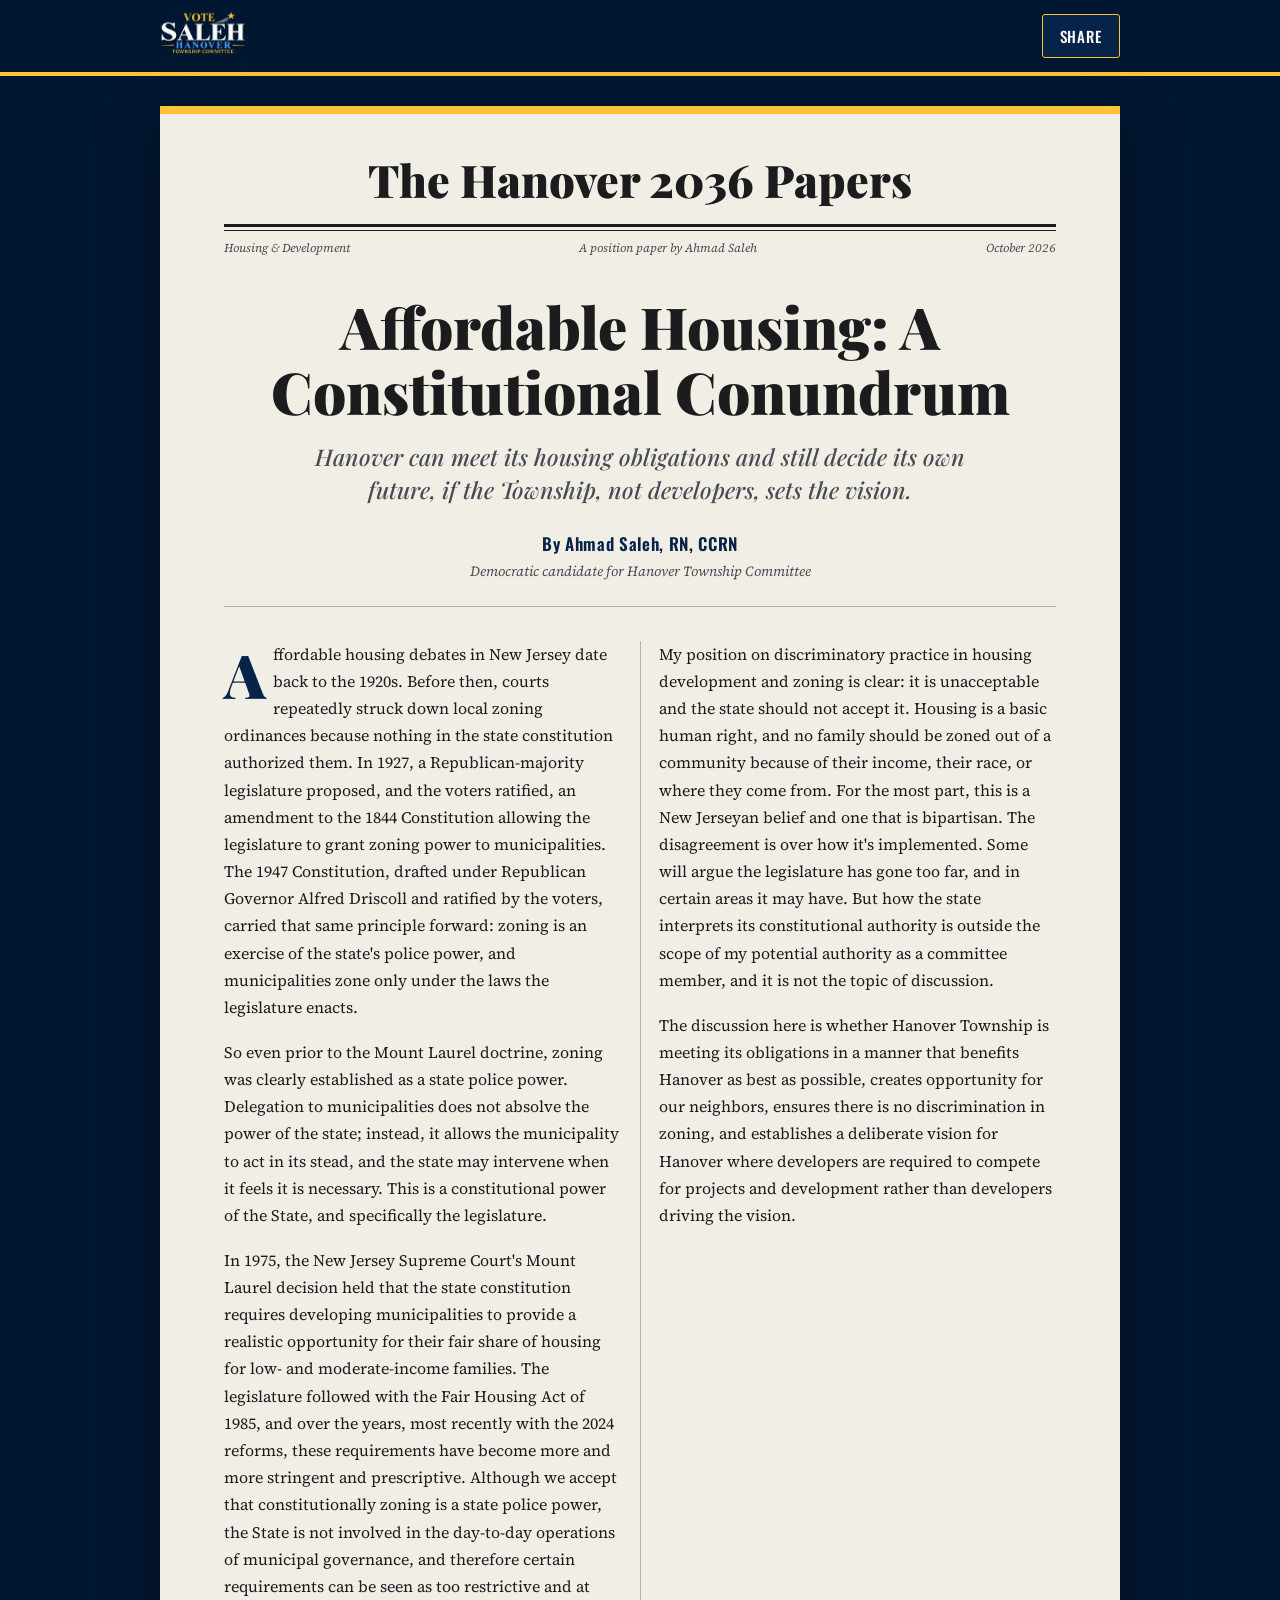
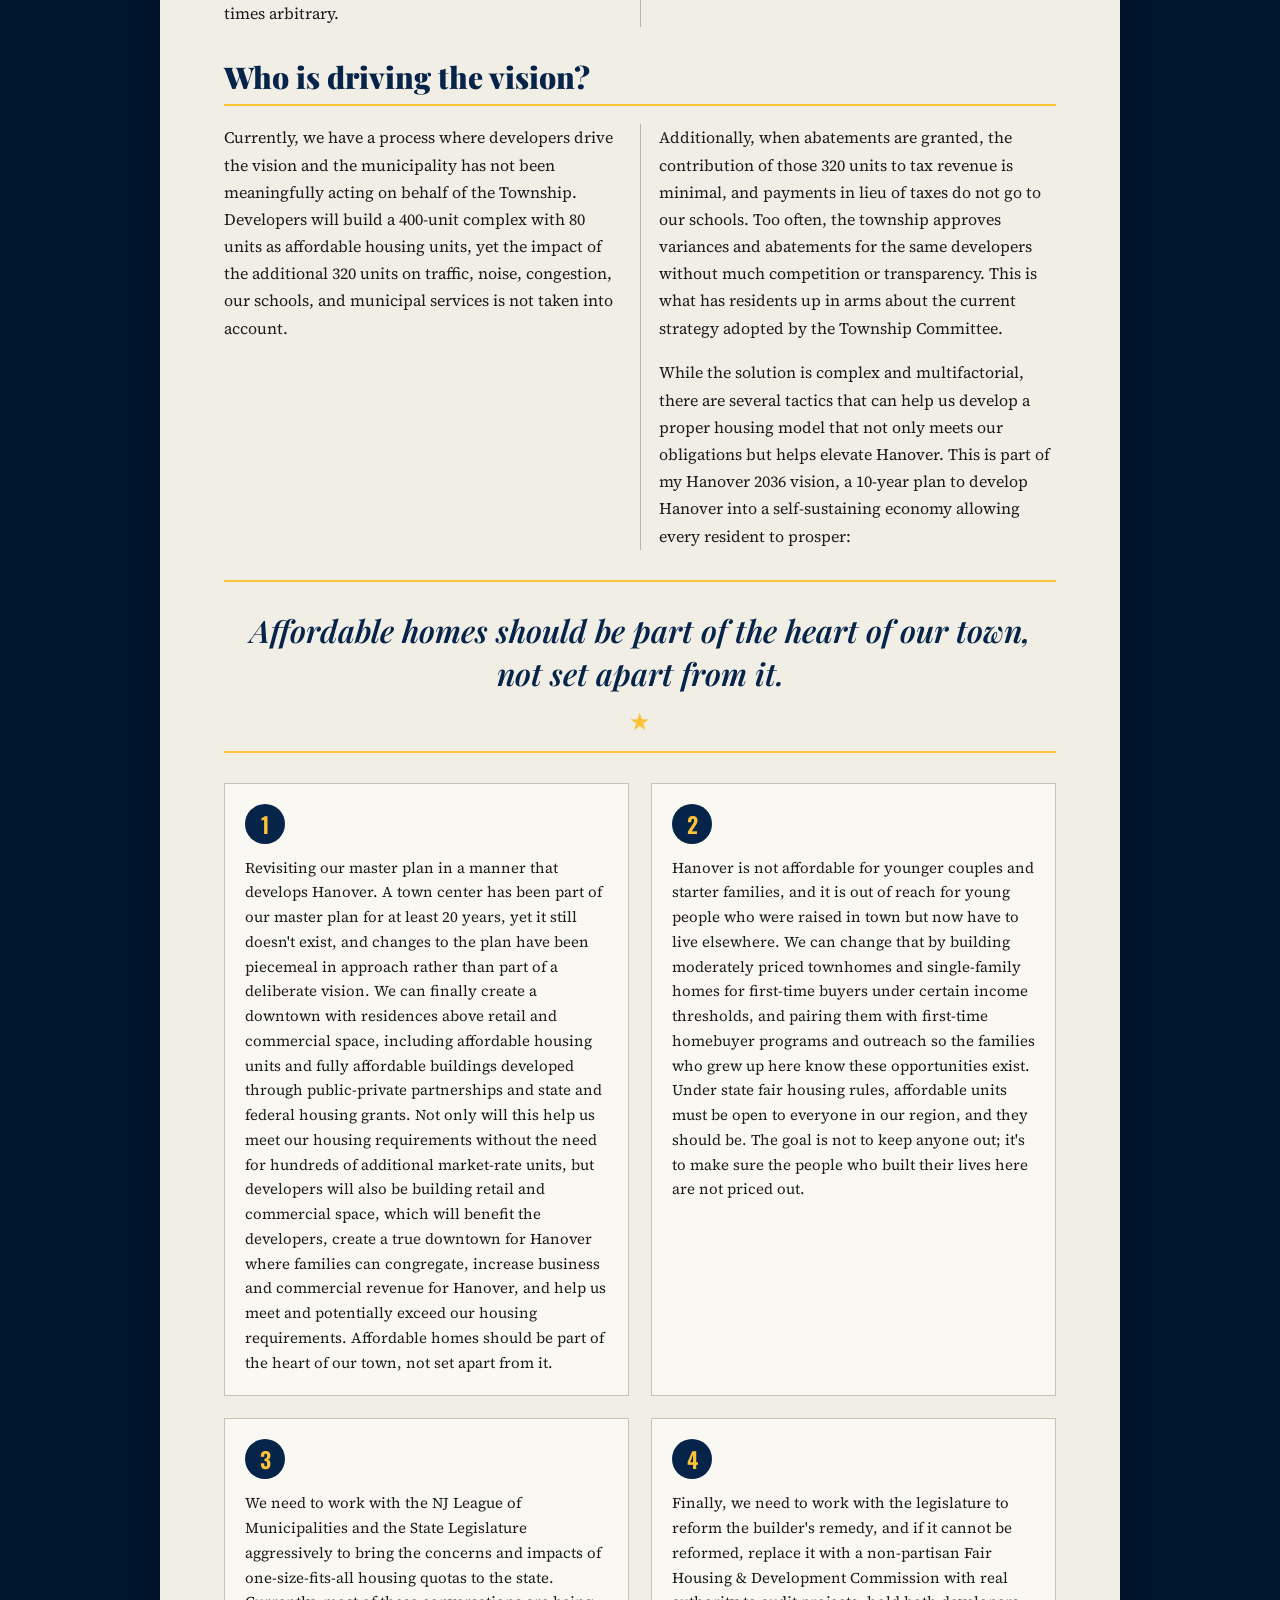
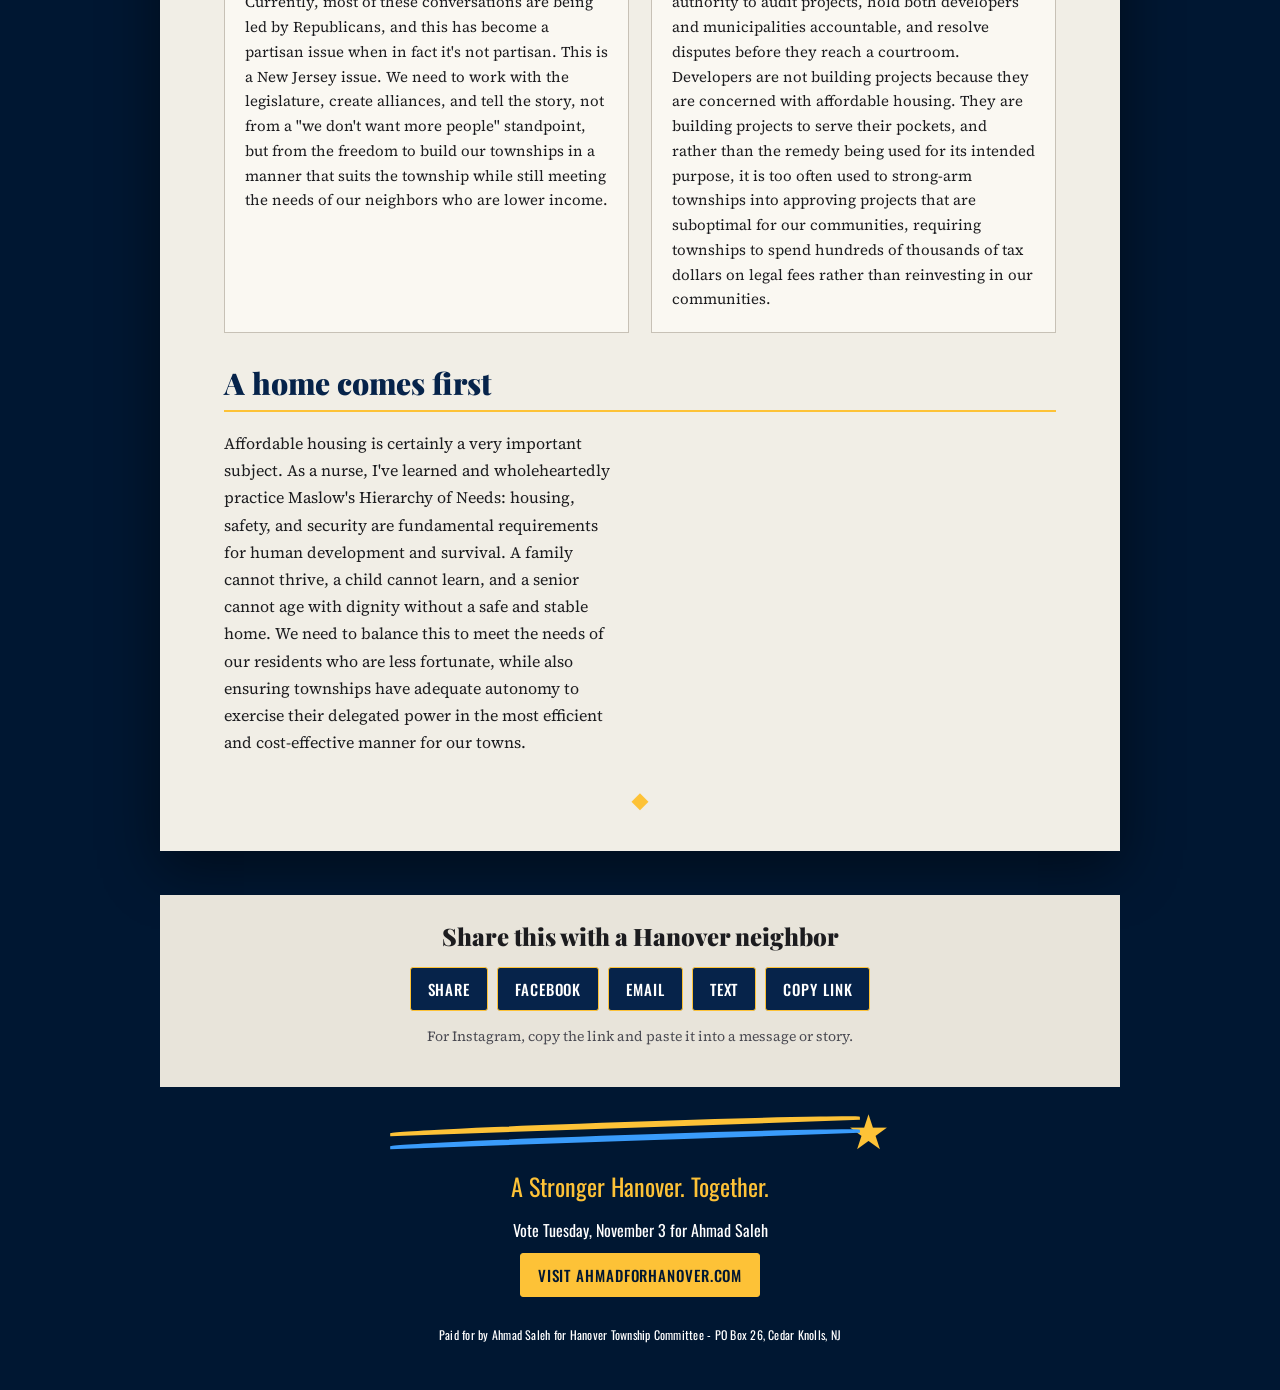
<file: housing.html>
<!doctype html><html lang="en"><head><meta charset="utf-8"><meta name="viewport" content="width=device-width,initial-scale=1"><title>Affordable Housing: A Constitutional Conundrum | Ahmad Saleh</title><meta name="description" content="Hanover can meet its housing obligations and still decide its own future, if the Township, not developers, sets the vision."><link rel="canonical" href="https://ahmadforhanover.com/housing"><meta property="og:type" content="article"><meta property="og:url" content="https://ahmadforhanover.com/housing"><meta property="og:title" content="Affordable Housing: A Constitutional Conundrum"><meta property="og:description" content="Hanover can meet its housing obligations and still decide its own future, if the Township, not developers, sets the vision."><meta property="og:image" content="https://ahmadforhanover.com/housing-share.jpg"><meta property="og:image:width" content="1200"><meta property="og:image:height" content="630"><meta name="twitter:card" content="summary_large_image"><meta name="twitter:title" content="Affordable Housing: A Constitutional Conundrum"><meta name="twitter:description" content="Hanover can meet its housing obligations and still decide its own future."><meta name="twitter:image" content="https://ahmadforhanover.com/housing-share.jpg"><style>
@import url('https://fonts.googleapis.com/css2?family=Oswald:wght@400;500;600&family=Playfair+Display:ital,wght@0,700;0,900;1,500;1,600&family=Source+Serif+4:wght@400;500;600&display=swap');
:root{--sal-navy:#001732;--sal-deep:#06234A;--sal-gold:#FDC237;--sal-blue:#3A9CFB;--sal-paper:#F1EEE6;--sal-ink:#1C1C1F;--sal-gray:#4A4A52}
.sal-root{font-family:'Source Serif 4',Georgia,serif;color:var(--sal-ink);background:var(--sal-navy);line-height:1.65}.sal-root *{box-sizing:border-box}.sal-top{background:var(--sal-navy);border-bottom:4px solid var(--sal-gold);padding:10px max(18px,calc((100% - 960px)/2));display:flex;align-items:center;justify-content:space-between;gap:20px}.sal-logo{width:180px;max-width:48%;height:auto}.sal-button{font:500 15px 'Oswald',sans-serif;letter-spacing:.06em;text-transform:uppercase;background:var(--sal-deep);color:#fff;border:1px solid var(--sal-gold);border-radius:3px;padding:10px 17px;cursor:pointer;text-decoration:none;display:inline-block}.sal-button:hover,.sal-button:focus-visible{background:#134176;outline:2px solid var(--sal-gold);outline-offset:2px}.sal-gold-button{background:var(--sal-gold);color:var(--sal-navy)}.sal-stage{padding:30px 16px 44px}.sal-paper{background:var(--sal-paper);border-top:8px solid var(--sal-gold);max-width:960px;margin:auto;padding:40px clamp(20px,5vw,70px) 30px;box-shadow:0 18px 55px #0007}.sal-masthead{text-align:center;font:900 clamp(25px,4.3vw,45px)/1.15 'Playfair Display',Georgia,serif}.sal-double-rule{border-top:3px solid var(--sal-ink);border-bottom:1px solid var(--sal-ink);height:7px;margin:18px 0 9px}.sal-folio{display:flex;justify-content:space-between;gap:10px;font:italic 12px 'Source Serif 4',serif;color:var(--sal-gray)}.sal-paper h1{text-align:center;font:900 clamp(32px,5.3vw,58px)/1.12 'Playfair Display',serif;max-width:760px;margin:38px auto 16px}.sal-deck{font:italic 500 clamp(18px,2.4vw,23px)/1.45 'Playfair Display',serif;text-align:center;max-width:720px;margin:0 auto 24px;color:var(--sal-gray)}.sal-byline{text-align:center;font:600 17px 'Oswald',sans-serif;color:var(--sal-deep);letter-spacing:.04em;margin:0 auto 34px;border-bottom:1px solid #b4aea2;padding-bottom:25px}.sal-byline small{display:block;font:italic 14px 'Source Serif 4',serif;letter-spacing:0;color:var(--sal-gray);margin-top:5px}.sal-columns{columns:2;column-gap:38px;column-rule:1px solid #b9b4a9}.sal-columns p{margin:0 0 1.1em;break-inside:avoid;font-size:16px;line-height:1.7;overflow-wrap:break-word}.sal-paper .sal-columns:first-of-type p:first-child:first-letter{float:left;font:900 3.8em/.85 'Playfair Display',serif;color:var(--sal-deep);padding:7px 7px 0 0}.sal-paper h2{font:900 clamp(23px,3vw,30px) 'Playfair Display',serif;color:var(--sal-deep);border-bottom:2px solid var(--sal-gold);padding-bottom:7px;margin:30px 0 18px}.sal-paper blockquote{text-align:center;font:italic 600 clamp(23px,3vw,31px)/1.4 'Playfair Display',serif;color:var(--sal-deep);border-top:2px solid var(--sal-gold);border-bottom:2px solid var(--sal-gold);padding:27px 10px 15px;margin:30px 0}.sal-paper blockquote span{display:block;font:24px Georgia,serif;color:var(--sal-gold);margin-top:12px}.sal-steps{display:grid;grid-template-columns:1fr 1fr;gap:22px;margin:28px 0}.sal-step{border:1px solid #c7c1b6;padding:20px;background:#faf8f2}.sal-number{display:grid;place-items:center;width:40px;height:40px;border-radius:50%;background:var(--sal-deep);color:var(--sal-gold);font:600 22px 'Oswald',sans-serif;margin-bottom:12px}.sal-step p{margin:0;font-size:15px;line-height:1.65}.sal-diamond{text-align:center;color:var(--sal-gold);font-size:24px;margin-top:25px}.sal-share{max-width:960px;margin:0 auto;background:#e8e4da;padding:25px;text-align:center}.sal-share h2{font:900 24px 'Playfair Display',serif;margin:0 0 15px}.sal-share-actions{display:flex;flex-wrap:wrap;justify-content:center;gap:9px}.sal-share p{font-size:14px;color:var(--sal-gray)}.sal-footer{text-align:center;color:white;background:var(--sal-navy);padding:25px 15px 35px;font-family:'Oswald',sans-serif}.sal-footer p{margin:10px 0}.sal-tagline{font-size:24px;color:var(--sal-gold)}.sal-disclaimer{font-size:12px;letter-spacing:.02em;margin-top:28px!important}.sal-swoosh{position:relative;max-width:500px;height:40px;margin:0 auto 15px}.sal-swoosh:before,.sal-swoosh:after{content:'';position:absolute;left:0;right:30px;height:6px;border-radius:100% 100% 0 0;transform:rotate(-2deg)}.sal-swoosh:before{top:10px;background:var(--sal-gold)}.sal-swoosh:after{top:23px;background:var(--sal-blue)}.sal-swoosh span{position:absolute;right:0;top:-8px;color:var(--sal-gold);font-size:48px;line-height:1}
@media(max-width:650px){.sal-paper{padding:25px 21px}.sal-folio{font-size:10px;flex-wrap:wrap}.sal-folio i:nth-child(2){display:none}.sal-columns{columns:1}.sal-steps{grid-template-columns:1fr}.sal-logo{width:145px}.sal-stage{padding:12px 8px 25px}.sal-paper h1{margin-top:28px}.sal-share{padding:20px 10px}}
@media(prefers-reduced-motion:reduce){.sal-root *{scroll-behavior:auto!important;animation:none!important;transition:none!important}}
</style></head><body class="sal-root" style="margin:0"><header class="sal-top"><a href="/"><img class="sal-logo" src="saleh-logo.jpg" alt="Vote Saleh Hanover Township Committee"></a><a class="sal-button" href="#sal-share">Share</a></header><main class="sal-stage"><article class="sal-paper" id="sal-article"><div class="sal-masthead">The Hanover 2036 Papers</div><div class="sal-double-rule"></div><div class="sal-folio"><i>Housing &amp; Development</i><i>A position paper by Ahmad Saleh</i><i>October 2026</i></div><h1>Affordable Housing: A Constitutional Conundrum</h1><p class="sal-deck">Hanover can meet its housing obligations and still decide its own future, if the Township, not developers, sets the vision.</p><div class="sal-byline">By Ahmad Saleh, RN, CCRN<small>Democratic candidate for Hanover Township Committee</small></div><section class="sal-columns"><p>Affordable housing debates in New Jersey date back to the 1920s. Before then, courts repeatedly struck down local zoning ordinances because nothing in the state constitution authorized them. In 1927, a Republican-majority legislature proposed, and the voters ratified, an amendment to the 1844 Constitution allowing the legislature to grant zoning power to municipalities. The 1947 Constitution, drafted under Republican Governor Alfred Driscoll and ratified by the voters, carried that same principle forward: zoning is an exercise of the state's police power, and municipalities zone only under the laws the legislature enacts.</p><p>So even prior to the Mount Laurel doctrine, zoning was clearly established as a state police power. Delegation to municipalities does not absolve the power of the state; instead, it allows the municipality to act in its stead, and the state may intervene when it feels it is necessary. This is a constitutional power of the State, and specifically the legislature.</p><p>In 1975, the New Jersey Supreme Court's Mount Laurel decision held that the state constitution requires developing municipalities to provide a realistic opportunity for their fair share of housing for low- and moderate-income families. The legislature followed with the Fair Housing Act of 1985, and over the years, most recently with the 2024 reforms, these requirements have become more and more stringent and prescriptive. Although we accept that constitutionally zoning is a state police power, the State is not involved in the day-to-day operations of municipal governance, and therefore certain requirements can be seen as too restrictive and at times arbitrary.</p><p>My position on discriminatory practice in housing development and zoning is clear: it is unacceptable and the state should not accept it. Housing is a basic human right, and no family should be zoned out of a community because of their income, their race, or where they come from. For the most part, this is a New Jerseyan belief and one that is bipartisan. The disagreement is over how it's implemented. Some will argue the legislature has gone too far, and in certain areas it may have. But how the state interprets its constitutional authority is outside the scope of my potential authority as a committee member, and it is not the topic of discussion.</p><p>The discussion here is whether Hanover Township is meeting its obligations in a manner that benefits Hanover as best as possible, creates opportunity for our neighbors, ensures there is no discrimination in zoning, and establishes a deliberate vision for Hanover where developers are required to compete for projects and development rather than developers driving the vision.</p></section><h2>Who is driving the vision?</h2><section class="sal-columns"><p>Currently, we have a process where developers drive the vision and the municipality has not been meaningfully acting on behalf of the Township. Developers will build a 400-unit complex with 80 units as affordable housing units, yet the impact of the additional 320 units on traffic, noise, congestion, our schools, and municipal services is not taken into account.</p><p>Additionally, when abatements are granted, the contribution of those 320 units to tax revenue is minimal, and payments in lieu of taxes do not go to our schools. Too often, the township approves variances and abatements for the same developers without much competition or transparency. This is what has residents up in arms about the current strategy adopted by the Township Committee.</p><p>While the solution is complex and multifactorial, there are several tactics that can help us develop a proper housing model that not only meets our obligations but helps elevate Hanover. This is part of my Hanover 2036 vision, a 10-year plan to develop Hanover into a self-sustaining economy allowing every resident to prosper:</p></section><blockquote>Affordable homes should be part of the heart of our town, not set apart from it.<span aria-hidden="true">&#9733;</span></blockquote><div class="sal-steps"><section class="sal-step"><span class="sal-number">1</span><p>Revisiting our master plan in a manner that develops Hanover. A town center has been part of our master plan for at least 20 years, yet it still doesn't exist, and changes to the plan have been piecemeal in approach rather than part of a deliberate vision. We can finally create a downtown with residences above retail and commercial space, including affordable housing units and fully affordable buildings developed through public-private partnerships and state and federal housing grants. Not only will this help us meet our housing requirements without the need for hundreds of additional market-rate units, but developers will also be building retail and commercial space, which will benefit the developers, create a true downtown for Hanover where families can congregate, increase business and commercial revenue for Hanover, and help us meet and potentially exceed our housing requirements. Affordable homes should be part of the heart of our town, not set apart from it.</p></section><section class="sal-step"><span class="sal-number">2</span><p>Hanover is not affordable for younger couples and starter families, and it is out of reach for young people who were raised in town but now have to live elsewhere. We can change that by building moderately priced townhomes and single-family homes for first-time buyers under certain income thresholds, and pairing them with first-time homebuyer programs and outreach so the families who grew up here know these opportunities exist. Under state fair housing rules, affordable units must be open to everyone in our region, and they should be. The goal is not to keep anyone out; it's to make sure the people who built their lives here are not priced out.</p></section><section class="sal-step"><span class="sal-number">3</span><p>We need to work with the NJ League of Municipalities and the State Legislature aggressively to bring the concerns and impacts of one-size-fits-all housing quotas to the state. Currently, most of these conversations are being led by Republicans, and this has become a partisan issue when in fact it's not partisan. This is a New Jersey issue. We need to work with the legislature, create alliances, and tell the story, not from a "we don't want more people" standpoint, but from the freedom to build our townships in a manner that suits the township while still meeting the needs of our neighbors who are lower income.</p></section><section class="sal-step"><span class="sal-number">4</span><p>Finally, we need to work with the legislature to reform the builder's remedy, and if it cannot be reformed, replace it with a non-partisan Fair Housing &amp; Development Commission with real authority to audit projects, hold both developers and municipalities accountable, and resolve disputes before they reach a courtroom. Developers are not building projects because they are concerned with affordable housing. They are building projects to serve their pockets, and rather than the remedy being used for its intended purpose, it is too often used to strong-arm townships into approving projects that are suboptimal for our communities, requiring townships to spend hundreds of thousands of tax dollars on legal fees rather than reinvesting in our communities.</p></section></div><h2>A home comes first</h2><section class="sal-columns"><p>Affordable housing is certainly a very important subject. As a nurse, I've learned and wholeheartedly practice Maslow's Hierarchy of Needs: housing, safety, and security are fundamental requirements for human development and survival. A family cannot thrive, a child cannot learn, and a senior cannot age with dignity without a safe and stable home. We need to balance this to meet the needs of our residents who are less fortunate, while also ensuring townships have adequate autonomy to exercise their delegated power in the most efficient and cost-effective manner for our towns.</p></section><div class="sal-diamond" aria-hidden="true">&#9670;</div></article></main><section class="sal-share" id="sal-share"><h2>Share this with a Hanover neighbor</h2><div class="sal-share-actions"><button class="sal-button" type="button" data-sal-share="native">Share</button><a class="sal-button" data-sal-share="facebook" target="_blank" rel="noopener noreferrer">Facebook</a><a class="sal-button" data-sal-share="email">Email</a><a class="sal-button" data-sal-share="text">Text</a><button class="sal-button" type="button" data-sal-share="copy">Copy link</button></div><p>For Instagram, copy the link and paste it into a message or story.</p><p id="sal-share-status" role="status" aria-live="polite"></p></section><footer class="sal-footer"><div class="sal-swoosh" aria-hidden="true"><span>&#9733;</span></div><p class="sal-tagline">A Stronger Hanover. Together.</p><p>Vote Tuesday, November 3 for Ahmad Saleh</p><a class="sal-button sal-gold-button" href="https://ahmadforhanover.com">Visit ahmadforhanover.com</a><p class="sal-disclaimer">Paid for by Ahmad Saleh for Hanover Township Committee - PO Box 26, Cedar Knolls, NJ</p></footer><script>
(function(){'use strict';const salUrl='https://ahmadforhanover.com/housing',salTitle='Affordable Housing: A Constitutional Conundrum',salDescription='Hanover can meet its housing obligations and still decide its own future.';function salSetupShare(scope){const salStatus=scope.querySelector('#sal-share-status');const salTargets=scope.querySelectorAll('[data-sal-share]');salTargets.forEach(function(el){const type=el.getAttribute('data-sal-share');if(type==='facebook')el.href='https://www.facebook.com/sharer/sharer.php?u='+encodeURIComponent(salUrl);if(type==='email')el.href='mailto:?subject='+encodeURIComponent(salTitle)+'&body='+encodeURIComponent(salDescription+' '+salUrl);if(type==='text')el.href='sms:?&body='+encodeURIComponent(salTitle+' '+salUrl);if(type==='native'||type==='copy')el.addEventListener('click',async function(){if(type==='native'&&navigator.share){try{await navigator.share({title:salTitle,text:salDescription,url:salUrl});return}catch(e){if(e.name==='AbortError')return}}try{await navigator.clipboard.writeText(salUrl);salStatus.textContent='Link copied.'}catch(e){salStatus.textContent='Copy this link: '+salUrl}})})}salSetupShare(document);
})();
</script></body></html>
</file>
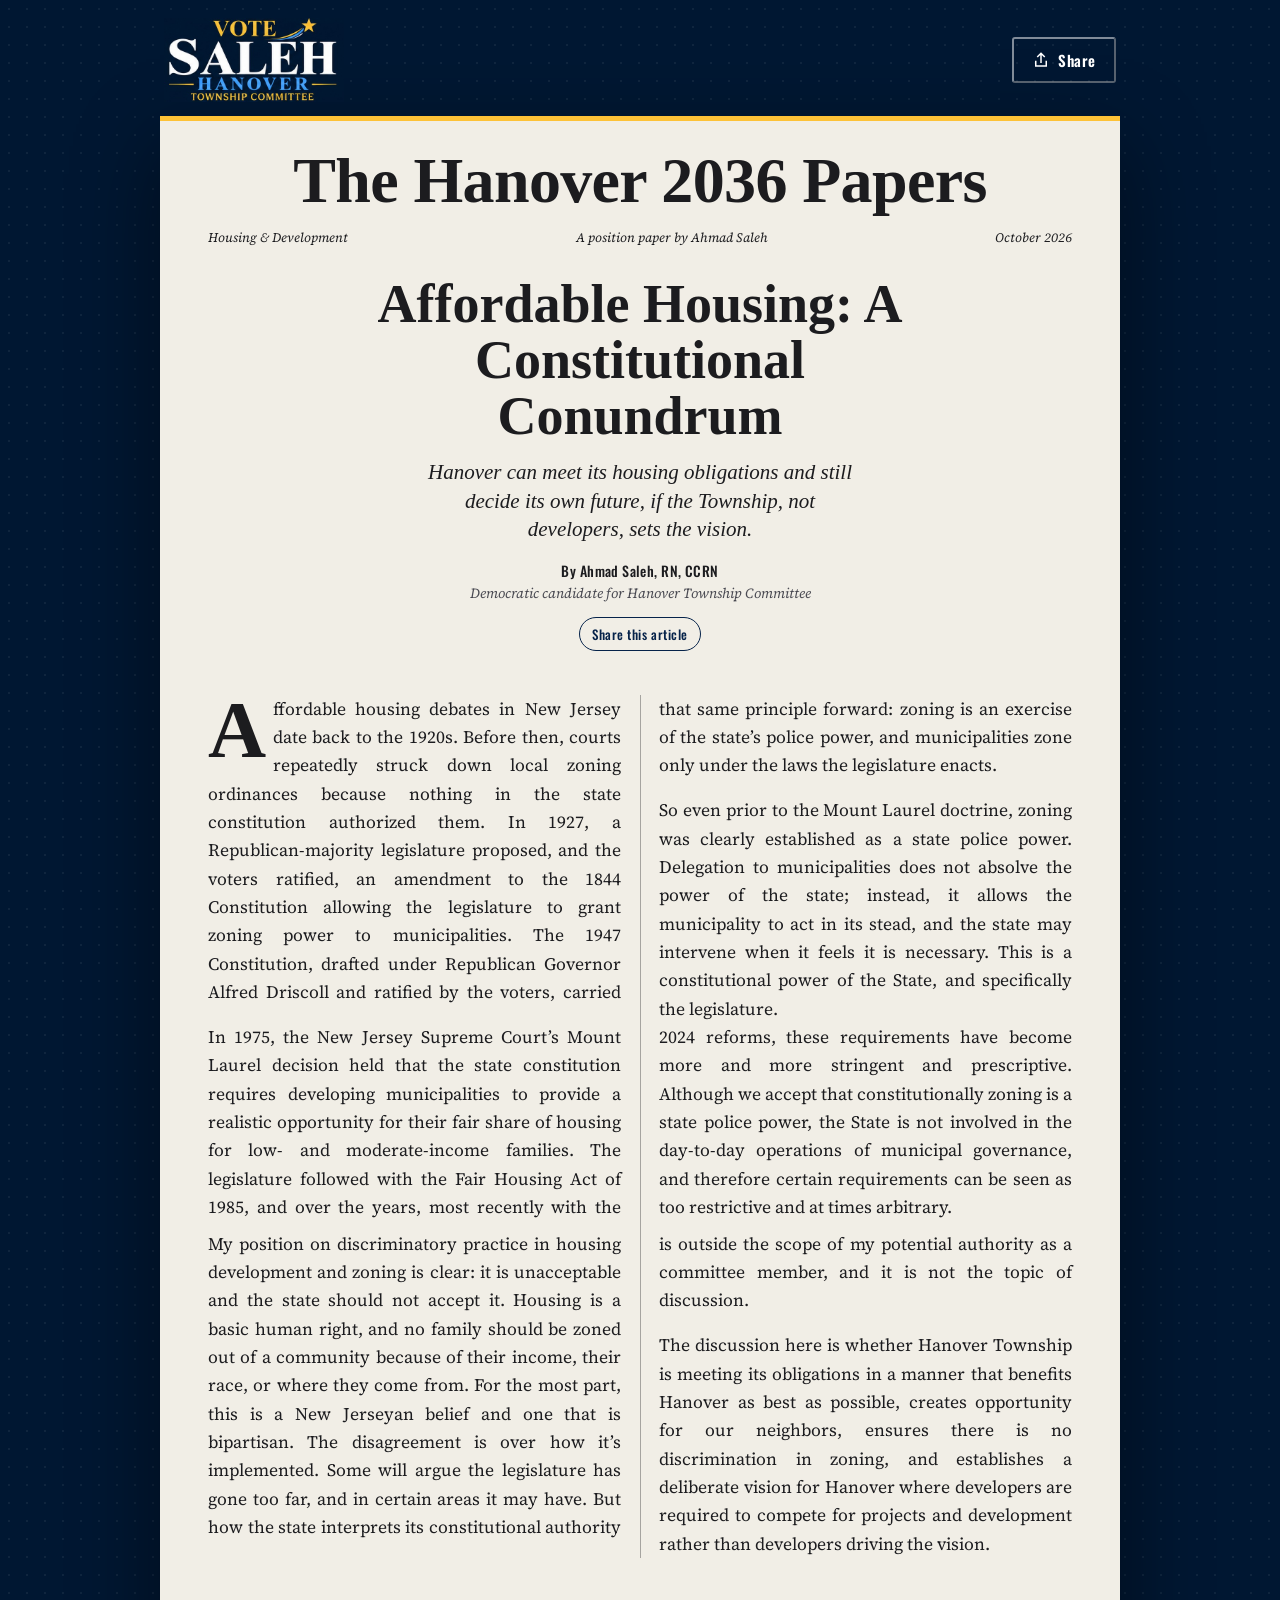
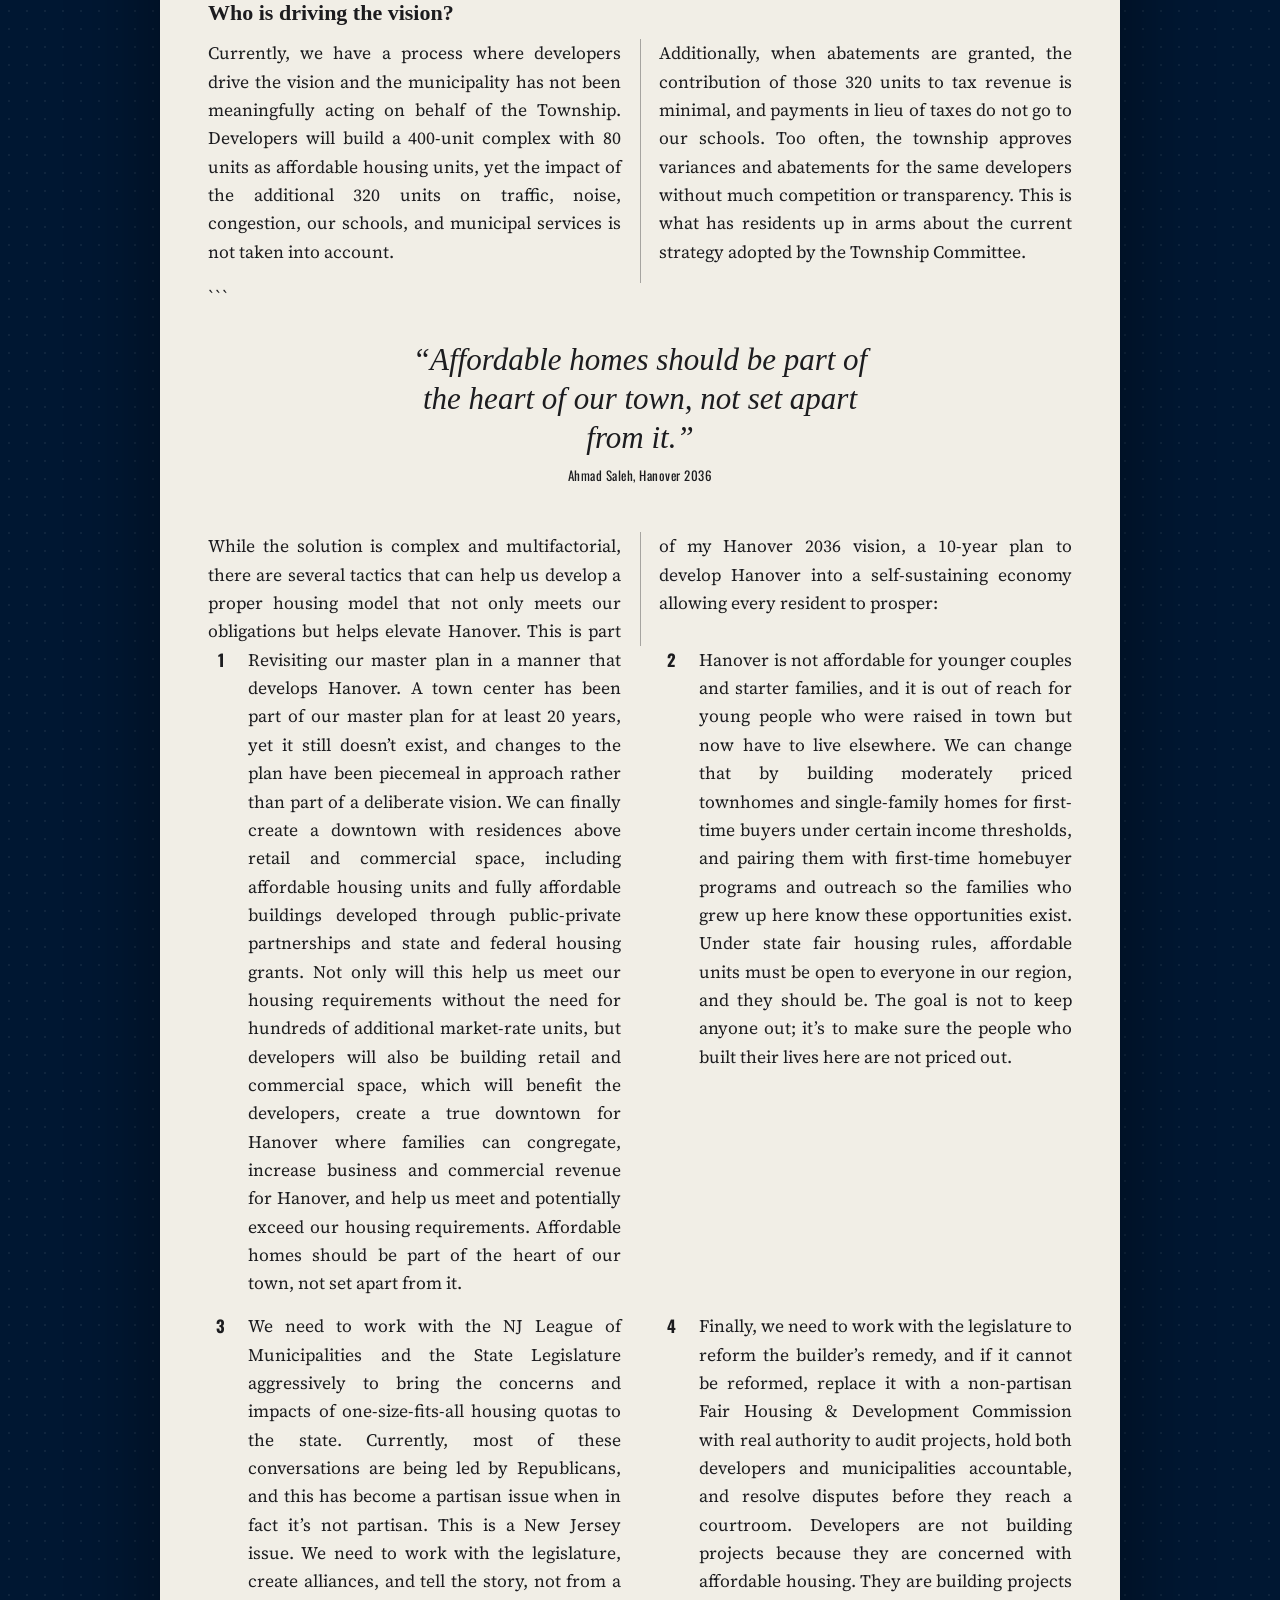
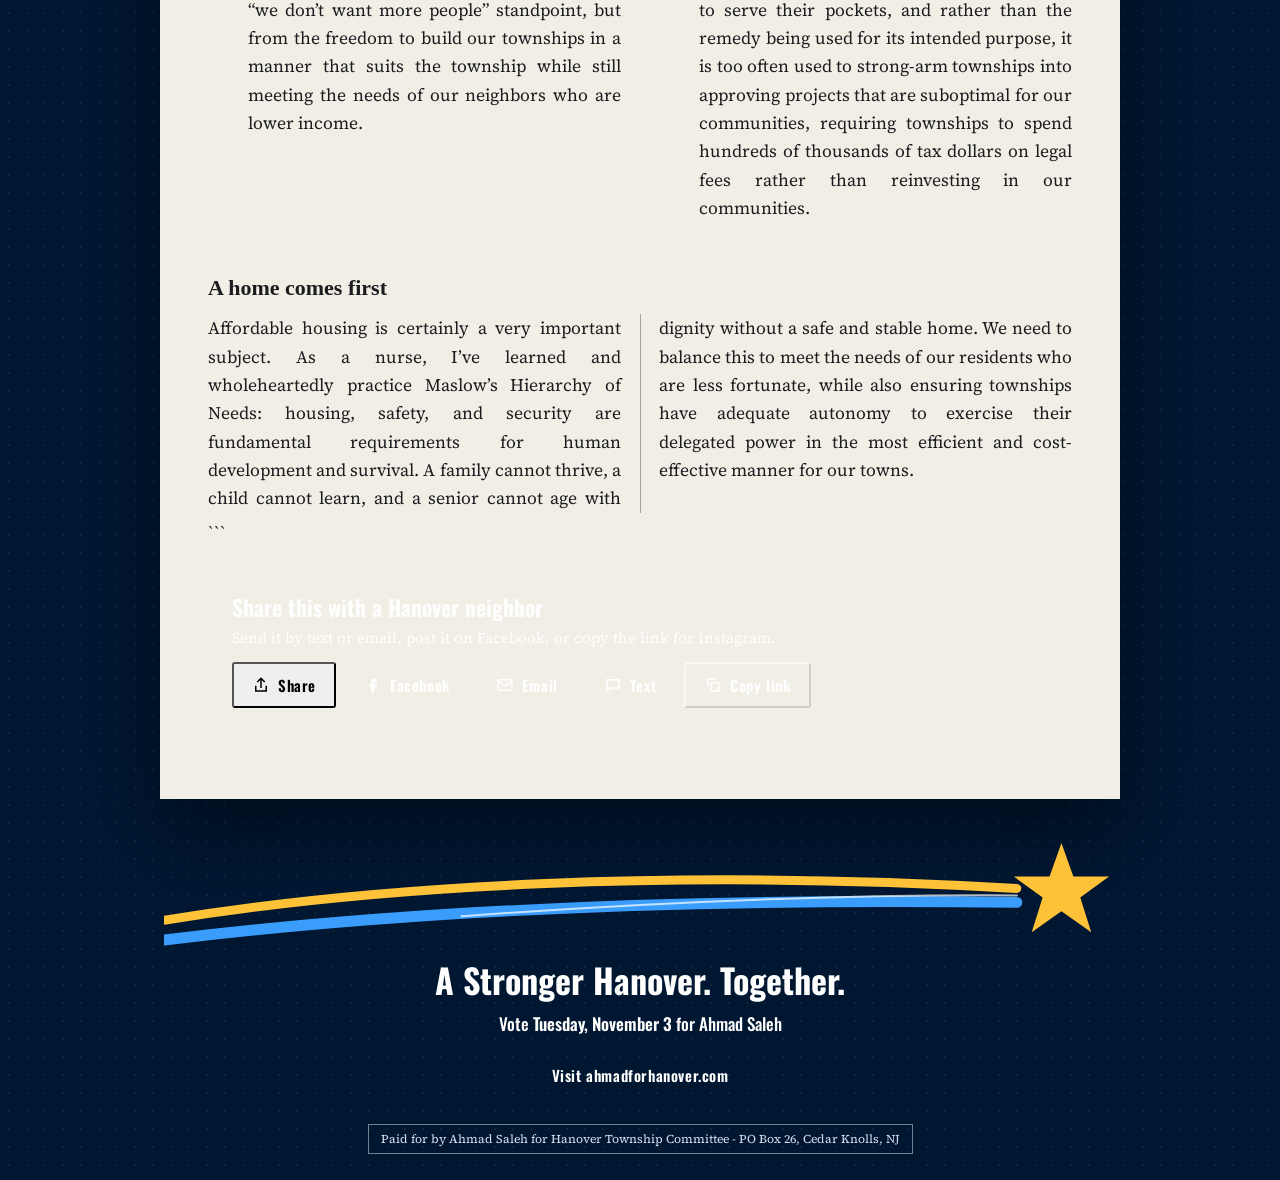
<file: Housing.html>
<!doctype html>

<html lang="en">
<head>
<meta charset="utf-8">
<meta name="viewport" content="width=device-width, initial-scale=1">
<title>Affordable Housing: A Constitutional Conundrum | Ahmad Saleh for Hanover</title>
<meta name="description" content="Hanover can meet its housing obligations and still decide its own future, if the Township, not developers, sets the vision. A Hanover 2036 position paper by Ahmad Saleh, RN, CCRN.">

<!-- ===== SHARING: set PAGE_URL and IMAGE_URL to where you host these files ===== -->

<link rel="canonical" href="https://ahmadforhanover.com/housing">
<meta property="og:type" content="article">
<meta property="og:site_name" content="Ahmad Saleh for Hanover">
<meta property="og:url" content="https://ahmadforhanover.com/housing">
<meta property="og:title" content="Affordable Housing: A Constitutional Conundrum">
<meta property="og:description" content="Hanover can meet its housing obligations and still decide its own future, if the Township, not developers, sets the vision.">
<meta property="og:image" content="https://ahmadforhanover.com/housing-share.jpg">
<meta property="og:image:width" content="1200">
<meta property="og:image:height" content="630">
<meta property="og:image:alt" content="Vote Saleh: Affordable Housing, A Constitutional Conundrum">
<meta name="twitter:card" content="summary_large_image">
<meta name="twitter:title" content="Affordable Housing: A Constitutional Conundrum">
<meta name="twitter:description" content="A Hanover 2036 position paper by Ahmad Saleh, RN, CCRN.">
<meta name="twitter:image" content="https://ahmadforhanover.com/housing-share.jpg">
<meta name="theme-color" content="#001732">

<link rel="preconnect" href="https://fonts.googleapis.com">
<link rel="preconnect" href="https://fonts.gstatic.com" crossorigin>
<link href="https://fonts.googleapis.com/css2?family=Oswald:wght@500;600;700&family=Playfair+Display:ital,wght@0,700;0,900;1,400&family=Source+Serif+4:ital,opsz,wght@0,8..60,400;0,8..60,600;1,8..60,400&display=swap" rel="stylesheet">
<style>
:root{
  --navy:#001732;
  --navy-2:#06234A;
  --gold:#FDC237;
  --blue:#3A9CFB;
  --paper:#F1EEE6;
  --ink:#1C1C1F;
  --ink-soft:#4A4A52;
  --rule:#1C1C1F;
  --on-navy-soft:#B9CBE6;
  color-scheme:light;
}
@media (prefers-color-scheme:dark){
  :root{--paper:#E4E0D6;--ink:#16161A;--ink-soft:#3E3E46;color-scheme:dark}
}
*{box-sizing:border-box}
html{scroll-behavior:smooth}
@media (prefers-reduced-motion:reduce){html{scroll-behavior:auto}}
body{
  margin:0;color:var(--ink);
  background:radial-gradient(rgba(255,255,255,.06) 1px,transparent 1.2px) 0 0/18px 18px,var(--navy);
  font-family:"Source Serif 4",Georgia,serif;
}
a{color:inherit}
:focus-visible{outline:3px solid var(--gold);outline-offset:3px}

/* Top bar */
.topbar{
max-width:1000px;margin:0 auto;padding:18px 24px 14px;
display:flex;align-items:center;justify-content:space-between;gap:16px;
}
.topbar img{display:block;height:84px;width:auto}
.btn{
font-family:Oswald,“Arial Narrow”,sans-serif;font-weight:600;font-size:15px;letter-spacing:.04em;
display:inline-flex;align-items:center;gap:8px;
padding:10px 18px;border-radius:3px;cursor:pointer;text-decoration:none;
border:1.5px solid var(–gold);background:var(–gold);color:var(–navy);
}
.btn:hover{background:#FFD25E}
.btn.ghost{background:transparent;color:#fff;border-color:rgba(255,255,255,.5)}
.btn.ghost:hover{background:rgba(255,255,255,.1)}
.btn svg{width:18px;height:18px;flex-shrink:0}

/* Paper */
.sheet{
max-width:960px;margin:0 auto;background:var(–paper);
box-shadow:0 30px 80px rgba(0,0,0,.45);
border-top:5px solid var(–gold);
padding:28px 48px 40px;
}
.masthead{text-align:center;border-bottom:3px double var(–rule);padding-bottom:6px}
.paper-name{font-family:“Playfair Display”,Georgia,serif;font-weight:900;font-size:clamp(34px,6.4vw,64px);line-height:1;letter-spacing:-.01em;margin:0}
.folio{display:flex;justify-content:space-between;gap:12px;margin-top:10px;padding-top:6px;border-top:1px solid var(–rule);font-size:13px;font-style:italic;color:var(–ink-soft)}
.head{padding:24px 0 20px;border-bottom:1px solid var(–rule);text-align:center}
.headline{font-family:“Playfair Display”,Georgia,serif;font-weight:900;font-size:clamp(32px,5.4vw,54px);line-height:1.04;margin:0 auto;max-width:20ch}
.deck{font-family:“Playfair Display”,Georgia,serif;font-style:italic;font-size:clamp(17px,2.2vw,21px);line-height:1.35;color:var(–ink-soft);max-width:42ch;margin:14px auto 0}
.byline{margin:16px 0 0;font-family:Oswald,“Arial Narrow”,sans-serif;font-weight:500;font-size:14px;letter-spacing:.03em;color:var(–navy-2)}
.byline span{display:block;font-family:“Source Serif 4”,Georgia,serif;font-weight:400;font-style:italic;letter-spacing:0;color:var(–ink-soft);margin-top:2px}
.byline-share{margin-top:14px;display:flex;justify-content:center;gap:10px;flex-wrap:wrap}
.chip{
font-family:Oswald,“Arial Narrow”,sans-serif;font-weight:500;font-size:13px;letter-spacing:.04em;
display:inline-flex;align-items:center;gap:6px;padding:6px 12px;border-radius:999px;cursor:pointer;
background:transparent;border:1px solid var(–navy-2);color:var(–navy-2);text-decoration:none;
}
.chip:hover{background:var(–navy-2);color:#fff}
.chip svg{width:15px;height:15px}

.sal-article{font-size:17.5px;line-height:1.62;padding:24px 0 8px;hyphens:auto;-webkit-hyphens:auto}
.sal-article p{margin:0 0 .95em;text-align:justify}
.sal-article p.sal-lead::first-letter{float:left;font-family:“Playfair Display”,Georgia,serif;font-weight:900;font-size:4.6em;line-height:.78;padding:.06em .08em 0 0;color:var(–navy-2)}
.sal-subhead{font-family:“Playfair Display”,Georgia,serif;font-weight:700;font-size:22px;line-height:1.2;margin:1.3em 0 .6em;padding-top:.6em;border-top:1px solid var(–rule)}
.sal-pull{margin:10px 0 26px;padding:20px 0;border-top:3px solid var(–navy-2);border-bottom:1px solid var(–rule);text-align:center}
.sal-pull p{font-family:“Playfair Display”,Georgia,serif !important;font-style:italic;font-size:clamp(22px,3.2vw,31px) !important;line-height:1.25 !important;text-align:center !important;max-width:30ch;margin:0 auto !important;color:var(–navy-2)}
.sal-pull p::after{content:””;display:block;width:22px;height:22px;margin:14px auto 0;background:var(–gold);clip-path:polygon(50% 0,61% 35%,98% 35%,68% 57%,79% 91%,50% 70%,21% 91%,32% 57%,2% 35%,39% 35%)}
.sal-pull cite{display:block;margin-top:8px;font-style:normal;font-family:Oswald,“Arial Narrow”,sans-serif;font-size:13px;letter-spacing:.04em;color:var(–ink-soft)}
.sal-steps{list-style:none;margin:0 0 .4em;padding:0;counter-reset:sal}
.sal-steps li{counter-increment:sal;position:relative;padding-left:2.3em;margin-bottom:1em;break-inside:avoid-column}
.sal-steps li::before{content:counter(sal);position:absolute;left:0;top:.05em;width:1.55em;height:1.55em;display:grid;place-items:center;background:var(–navy-2);color:var(–gold);font-family:Oswald,“Arial Narrow”,sans-serif;font-weight:700;font-size:.95em;border-radius:50%}
.sal-steps p{margin:0}
.sal-end{display:inline-block;width:.6em;height:.6em;background:var(–gold);transform:rotate(45deg);margin-left:.35em;vertical-align:.08em}
@media (min-width:820px){
.sal-body{column-count:2;column-gap:38px;column-rule:1px solid rgba(28,28,31,.35)}
.sal-steps{display:grid;grid-template-columns:1fr 1fr;gap:4px 38px}
.sal-steps li{margin-bottom:.6em}
}

/* Share panel */
.share{
margin-top:26px;padding:22px 24px;background:var(–navy-2);color:#fff;border-left:5px solid var(–gold);
}
.share h2{font-family:Oswald,“Arial Narrow”,sans-serif;font-weight:600;font-size:22px;margin:0 0 4px}
.share p{margin:0 0 14px;color:var(–on-navy-soft);font-size:15px}
.share-row{display:flex;flex-wrap:wrap;gap:10px}
.toast{min-height:1.4em;margin:10px 0 0 !important;font-size:14px !important;color:var(–gold) !important}

/* Footer with logo swoosh + star */
.foot{position:relative;max-width:1000px;margin:0 auto;padding:30px 24px 26px;color:#fff;text-align:center;overflow:hidden}
.swoosh{display:block;width:100%;height:auto;margin:0 auto 6px;max-width:960px}
.tag{font-family:Oswald,“Arial Narrow”,sans-serif;font-weight:700;font-size:clamp(22px,4vw,34px);margin:0}
.tag-sub{font-family:Oswald,“Arial Narrow”,sans-serif;font-weight:500;font-size:17px;color:var(–on-navy-soft);margin:6px 0 18px}
.tag-sub b{color:var(–gold);font-weight:600}
.foot .btn{margin:0 6px 10px}
.disclaimer{display:inline-block;margin:18px 0 0;padding:6px 12px;border:1px solid rgba(255,255,255,.45);font-size:12px;color:#D6E0F0}

@media (max-width:640px){
.topbar{padding:12px 16px 10px}
.topbar img{height:62px}
.topbar .btn span{display:none}
.sheet{padding:20px 20px 28px}
.folio span:nth-child(2){display:none}
.folio{font-size:12px}
.sal-article{font-size:16.5px}
.sal-article p{text-align:left}
.share{padding:18px}
.share-row .btn{flex:1 1 calc(50% - 10px);justify-content:center}
}
</style>

</head>
<body>

<header class="topbar">
  <a href="https://ahmadforhanover.com" aria-label="Ahmad Saleh for Hanover Township Committee home"><img src="[data-uri]" alt="Vote Saleh, Hanover Township Committee" width="510" height="238"></a>
  <button class="btn ghost" type="button" data-share="native" aria-label="Share this article">
    <svg viewBox="0 0 24 24" fill="none" stroke="currentColor" stroke-width="2" aria-hidden="true"><path d="M12 3v13M7 8l5-5 5 5M5 13v7h14v-7"/></svg><span>Share</span>
  </button>
</header>

<main>
<article class="sheet" style="background:#F1EEE6;color:#1C1C1F;border-top:5px solid #FDC237;box-shadow:0 30px 80px rgba(0,0,0,.45)">
  <div class="masthead">
    <p class="paper-name">The Hanover 2036 Papers</p>
    <div class="folio">
      <span>Housing &amp; Development</span>
      <span>A position paper by Ahmad Saleh</span>
      <span>October 2026</span>
    </div>
  </div>

  <div class="head">
    <h1 class="headline">Affordable Housing: A Constitutional Conundrum</h1>
    <p class="deck">Hanover can meet its housing obligations and still decide its own future, if the Township, not developers, sets the vision.</p>
    <p class="byline">By Ahmad Saleh, RN, CCRN<span style="font-family:'Source Serif 4',Georgia,serif;font-style:italic;font-weight:400;letter-spacing:0;color:#4A4A52">Democratic candidate for Hanover Township Committee</span></p>
    <div class="byline-share">
      <a class="chip" href="#share" style="border:1px solid #06234A;color:#06234A">Share this article</a>
    </div>
  </div>

  <div class="sal-article">
        <div class="sal-body">
          <p class="sal-lead">Affordable housing debates in New Jersey date back to the 1920s. Before then, courts repeatedly struck down local zoning ordinances because nothing in the state constitution authorized them. In 1927, a Republican-majority legislature proposed, and the voters ratified, an amendment to the 1844 Constitution allowing the legislature to grant zoning power to municipalities. The 1947 Constitution, drafted under Republican Governor Alfred Driscoll and ratified by the voters, carried that same principle forward: zoning is an exercise of the state’s police power, and municipalities zone only under the laws the legislature enacts.</p>
          <p>So even prior to the Mount Laurel doctrine, zoning was clearly established as a state police power. Delegation to municipalities does not absolve the power of the state; instead, it allows the municipality to act in its stead, and the state may intervene when it feels it is necessary. This is a constitutional power of the State, and specifically the legislature.</p>
        </div>
        <div class="sal-body">
          <p>In 1975, the New Jersey Supreme Court’s Mount Laurel decision held that the state constitution requires developing municipalities to provide a realistic opportunity for their fair share of housing for low- and moderate-income families. The legislature followed with the Fair Housing Act of 1985, and over the years, most recently with the 2024 reforms, these requirements have become more and more stringent and prescriptive. Although we accept that constitutionally zoning is a state police power, the State is not involved in the day-to-day operations of municipal governance, and therefore certain requirements can be seen as too restrictive and at times arbitrary.</p>
        </div>
        <div class="sal-body">
          <p>My position on discriminatory practice in housing development and zoning is clear: it is unacceptable and the state should not accept it. Housing is a basic human right, and no family should be zoned out of a community because of their income, their race, or where they come from. For the most part, this is a New Jerseyan belief and one that is bipartisan. The disagreement is over how it’s implemented. Some will argue the legislature has gone too far, and in certain areas it may have. But how the state interprets its constitutional authority is outside the scope of my potential authority as a committee member, and it is not the topic of discussion.</p>
          <p>The discussion here is whether Hanover Township is meeting its obligations in a manner that benefits Hanover as best as possible, creates opportunity for our neighbors, ensures there is no discrimination in zoning, and establishes a deliberate vision for Hanover where developers are required to compete for projects and development rather than developers driving the vision.</p>
        </div>
        <h3 class="sal-subhead">Who is driving the vision?</h3>
        <div class="sal-body">
          <p>Currently, we have a process where developers drive the vision and the municipality has not been meaningfully acting on behalf of the Township. Developers will build a 400-unit complex with 80 units as affordable housing units, yet the impact of the additional 320 units on traffic, noise, congestion, our schools, and municipal services is not taken into account.</p>
          <p>Additionally, when abatements are granted, the contribution of those 320 units to tax revenue is minimal, and payments in lieu of taxes do not go to our schools. Too often, the township approves variances and abatements for the same developers without much competition or transparency. This is what has residents up in arms about the current strategy adopted by the Township Committee.</p>
        </div>

```
    <aside class="sal-pull">
      <p>“Affordable homes should be part of the heart of our town, not set apart from it.”</p>
      <cite>Ahmad Saleh, Hanover 2036</cite>
    </aside>

    <div class="sal-body">
      <p>While the solution is complex and multifactorial, there are several tactics that can help us develop a proper housing model that not only meets our obligations but helps elevate Hanover. This is part of my Hanover 2036 vision, a 10-year plan to develop Hanover into a self-sustaining economy allowing every resident to prosper:</p>
    </div>
    <ol class="sal-steps">
        <li><p>Revisiting our master plan in a manner that develops Hanover. A town center has been part of our master plan for at least 20 years, yet it still doesn’t exist, and changes to the plan have been piecemeal in approach rather than part of a deliberate vision. We can finally create a downtown with residences above retail and commercial space, including affordable housing units and fully affordable buildings developed through public-private partnerships and state and federal housing grants. Not only will this help us meet our housing requirements without the need for hundreds of additional market-rate units, but developers will also be building retail and commercial space, which will benefit the developers, create a true downtown for Hanover where families can congregate, increase business and commercial revenue for Hanover, and help us meet and potentially exceed our housing requirements. Affordable homes should be part of the heart of our town, not set apart from it.</p></li>
        <li><p>Hanover is not affordable for younger couples and starter families, and it is out of reach for young people who were raised in town but now have to live elsewhere. We can change that by building moderately priced townhomes and single-family homes for first-time buyers under certain income thresholds, and pairing them with first-time homebuyer programs and outreach so the families who grew up here know these opportunities exist. Under state fair housing rules, affordable units must be open to everyone in our region, and they should be. The goal is not to keep anyone out; it’s to make sure the people who built their lives here are not priced out.</p></li>
        <li><p>We need to work with the NJ League of Municipalities and the State Legislature aggressively to bring the concerns and impacts of one-size-fits-all housing quotas to the state. Currently, most of these conversations are being led by Republicans, and this has become a partisan issue when in fact it’s not partisan. This is a New Jersey issue. We need to work with the legislature, create alliances, and tell the story, not from a “we don’t want more people” standpoint, but from the freedom to build our townships in a manner that suits the township while still meeting the needs of our neighbors who are lower income.</p></li>
        <li><p>Finally, we need to work with the legislature to reform the builder’s remedy, and if it cannot be reformed, replace it with a non-partisan Fair Housing &amp; Development Commission with real authority to audit projects, hold both developers and municipalities accountable, and resolve disputes before they reach a courtroom. Developers are not building projects because they are concerned with affordable housing. They are building projects to serve their pockets, and rather than the remedy being used for its intended purpose, it is too often used to strong-arm townships into approving projects that are suboptimal for our communities, requiring townships to spend hundreds of thousands of tax dollars on legal fees rather than reinvesting in our communities.</p></li>
      </ol>
    <h3 class="sal-subhead">A home comes first</h3>
    <div class="sal-body">
      <p>Affordable housing is certainly a very important subject. As a nurse, I’ve learned and wholeheartedly practice Maslow’s Hierarchy of Needs: housing, safety, and security are fundamental requirements for human development and survival. A family cannot thrive, a child cannot learn, and a senior cannot age with dignity without a safe and stable home. We need to balance this to meet the needs of our residents who are less fortunate, while also ensuring townships have adequate autonomy to exercise their delegated power in the most efficient and cost-effective manner for our towns.<span class="sal-end" aria-hidden="true"></span></p>
    </div>
  </div>
```

  <section class="share" id="share" aria-labelledby="share-h">
    <h2 id="share-h">Share this with a Hanover neighbor</h2>
    <p>Send it by text or email, post it on Facebook, or copy the link for Instagram.</p>
    <div class="share-row">
      <button class="btn" type="button" data-share="native">
        <svg viewBox="0 0 24 24" fill="none" stroke="currentColor" stroke-width="2" aria-hidden="true"><path d="M12 3v13M7 8l5-5 5 5M5 13v7h14v-7"/></svg>Share
      </button>
      <a class="btn ghost" data-share="facebook" href="#" target="_blank" rel="noopener">
        <svg viewBox="0 0 24 24" fill="currentColor" aria-hidden="true"><path d="M14 8h3V4h-3c-2.8 0-4.5 1.8-4.5 4.6V11H7v4h2.5v7h4v-7h3l.5-4h-3.5V9c0-.6.4-1 1-1z"/></svg>Facebook
      </a>
      <a class="btn ghost" data-share="email" href="#">
        <svg viewBox="0 0 24 24" fill="none" stroke="currentColor" stroke-width="2" aria-hidden="true"><rect x="3" y="5" width="18" height="14" rx="1"/><path d="m3 7 9 6 9-6"/></svg>Email
      </a>
      <a class="btn ghost" data-share="sms" href="#">
        <svg viewBox="0 0 24 24" fill="none" stroke="currentColor" stroke-width="2" aria-hidden="true"><path d="M4 5h16v11H9l-5 4z"/></svg>Text
      </a>
      <button class="btn ghost" type="button" data-share="copy">
        <svg viewBox="0 0 24 24" fill="none" stroke="currentColor" stroke-width="2" aria-hidden="true"><rect x="9" y="9" width="11" height="11" rx="1"/><path d="M5 15V4h11"/></svg>Copy link
      </button>
    </div>
    <p class="toast" role="status" aria-live="polite"></p>
  </section>
</article>
</main>

<footer class="foot">
  <svg class="swoosh" viewBox="0 0 960 120" aria-hidden="true">
    <path d="M0 92 C 220 56, 520 40, 860 60" fill="none" stroke="#FDC237" stroke-width="9" stroke-linecap="round"/>
    <path d="M0 112 C 260 80, 560 70, 860 74" fill="none" stroke="#3A9CFB" stroke-width="11" stroke-linecap="round"/>
    <path d="M300 88 C 520 72, 700 66, 860 67" fill="none" stroke="#fff" stroke-width="2" stroke-linecap="round" opacity=".7"/>
    <polygon fill="#FDC237" points="905,14 917,48 953,48 924,69 935,104 905,83 875,104 886,69 857,48 893,48"/>
  </svg>
  <p class="tag">A Stronger Hanover. Together.</p>
  <p class="tag-sub">Vote <b>Tuesday, November 3</b> for Ahmad Saleh</p>
  <a class="btn" href="https://ahmadforhanover.com">Visit ahmadforhanover.com</a>
  <br>
  <p class="disclaimer">Paid for by Ahmad Saleh for Hanover Township Committee - PO Box 26, Cedar Knolls, NJ</p>
</footer>

<script>
(function(){
  // Uses the page's real address once it's live; falls back to the canonical link.
  var canon=document.querySelector('link[rel=canonical]').href;
  var url=/^https?:/.test(location.href)&&location.hostname.indexOf('ahmadforhanover')>-1?location.href.split('#')[0]:canon;
  var title='Affordable Housing: A Constitutional Conundrum';
  var blurb='Ahmad Saleh on how Hanover can meet its housing obligations and still decide its own future.';
  var toast=document.querySelector('.toast');
  function say(m){toast.textContent=m}

  function copy(){
    function done(){say('Link copied. Paste it in your Instagram story, bio, or a message.')}
    if(navigator.clipboard&&window.isSecureContext){navigator.clipboard.writeText(url).then(done,fallback)}else fallback();
    function fallback(){var t=document.createElement('textarea');t.value=url;document.body.appendChild(t);t.select();try{document.execCommand('copy');done()}catch(e){say('Copy this link: '+url)}t.remove()}
  }

  document.querySelectorAll('[data-share=facebook]').forEach(function(a){a.href='https://www.facebook.com/sharer/sharer.php?u='+encodeURIComponent(url)});
  document.querySelectorAll('[data-share=email]').forEach(function(a){a.href='mailto:?subject='+encodeURIComponent(title)+'&body='+encodeURIComponent(blurb+'\n\n'+url)});
  document.querySelectorAll('[data-share=sms]').forEach(function(a){a.href='sms:?&body='+encodeURIComponent(blurb+' '+url)});
  document.querySelectorAll('[data-share=copy]').forEach(function(b){b.addEventListener('click',copy)});
  document.querySelectorAll('[data-share=native]').forEach(function(b){
    b.addEventListener('click',function(){
      if(navigator.share){navigator.share({title:title,text:blurb,url:url}).catch(function(){})}
      else{document.getElementById('share').scrollIntoView();copy()}
    });
  });
})();
</script>

</body>
</html>
</file>
<file: styles/style.css>
/* ==========================================================================
   Ahmad for Hanover Township Committee
   style.css  —  first pass
   Palette and type are locked. Tokens live here so there is one source of truth.
   ========================================================================== */

:root {
  /* ---- Locked palette ---- */
  --blue:       #173A6B;  /* primary */
  --gold:       #CBA135;  /* accent only, never large fills */
  --slate:      #4A5568;  /* support / body text */
  --light-blue: #A9CCEE;  /* fills / backgrounds, never text */
  --cream:      #F4EFE3;  /* ground, used instead of white */
  --white:      #FFFFFF;  /* clean ground for the masthead; flag-inspired (red detail TBD) */

  /* ---- Derived utility tones (kept on-palette) ---- */
  --blue-deep:  #102a4e;  /* darker blue for depth on the navy panel */
  --cream-card: #fbf8f1;  /* slightly lifted cream for cards on cream ground */
  --ink:        #1f2733;  /* near-black for body text, warmer than pure black */
  --hairline:   rgba(23, 58, 107, 0.14);

  /* ---- Type ---- */
  --serif: "EB Garamond", Georgia, "Times New Roman", serif;  /* display only */
  --sans:  "Source Sans 3", system-ui, -apple-system, Segoe UI, Roboto, sans-serif;
  --leading: 1.6;

  /* ---- Layout ---- */
  --maxw: 1140px;
  --gutter: clamp(1rem, 4vw, 2.5rem);
  --radius: 10px;
}

/* ---- Reset-ish ---- */
*, *::before, *::after { box-sizing: border-box; }
html { scroll-behavior: smooth; }
body {
  margin: 0;
  font-family: var(--sans);
  color: var(--ink);
  background: var(--cream);
  line-height: var(--leading);
  -webkit-font-smoothing: antialiased;
}
img { max-width: 100%; display: block; }
a { color: var(--blue); }

.container {
  width: 100%;
  max-width: var(--maxw);
  margin-inline: auto;
  padding-inline: var(--gutter);
}

/* Big serif moments, clean sans everywhere else */
h1, h2, h3, .hero-title, .section-title { font-family: var(--serif); }

.eyebrow {
  font-family: var(--sans);
  text-transform: uppercase;
  letter-spacing: 0.12em;
  font-size: 0.78rem;
  font-weight: 600;
  color: var(--gold);
  margin: 0 0 0.4rem;
}
.eyebrow.center,
.section-title.center,
.placeholder-note.center { text-align: center; }

.section-title {
  font-size: clamp(1.8rem, 3.4vw, 2.6rem);
  font-weight: 600;
  color: var(--blue);
  margin: 0 0 1rem;
  line-height: 1.15;
}

/* ---- Buttons ---- */
.btn {
  display: inline-block;
  font-family: var(--sans);
  font-weight: 600;
  font-size: 0.98rem;
  line-height: 1;
  text-decoration: none;
  padding: 0.7rem 1.4rem;
  border-radius: var(--radius);
  border: 2px solid transparent;
  cursor: pointer;
  transition: transform 0.05s ease, background 0.15s ease, color 0.15s ease;
}
.btn:active { transform: translateY(1px); }
.btn-gold {
  background: linear-gradient(180deg, #E0BC4A 0%, #CBA135 100%);
  color: var(--blue-deep);
  border-color: #CBA135;
}
.btn-gold:hover {
  background: linear-gradient(180deg, #D4AE3E 0%, #B9912D 100%);
  border-color: #b9912d;
}
.btn-blue {
  background: var(--blue);
  color: var(--white);
  border-color: var(--blue);
}
.btn-blue:hover { background: var(--blue-deep); border-color: var(--blue-deep); }

/* ==========================================================================
   HEADER / NAV
   ========================================================================== */
.site-header {
  background: var(--white);
  border-bottom: 1px solid var(--hairline);
  position: sticky;
  top: 0;
  z-index: 50;
}
.nav-inner {
  display: flex;
  align-items: center;
  justify-content: space-between;
  min-height: 68px;
}
.brand { text-decoration: none; }
.brand-placeholder {
  font-family: var(--serif);
  font-size: 2rem;
  font-weight: 600;
  color: var(--blue);
  letter-spacing: 0.01em;
}
.brand-for { color: var(--gold); font-style: italic; }

.primary-nav ul {
  list-style: none;
  display: flex;
  align-items: center;
  gap: 1.6rem;
  margin: 0;
  padding: 0;
}
.primary-nav a {
  font-family: var(--sans);
  color: var(--blue);
  text-decoration: none;
  font-weight: 500;
  font-size: 0.98rem;
}
.primary-nav a:hover { color: var(--blue-deep); }
.nav-cta { color: var(--white) !important; }
.nav-cta:hover { color: var(--white) !important; }

.nav-toggle {
  display: none;
  flex-direction: column;
  gap: 5px;
  background: none;
  border: 0;
  padding: 8px;
  cursor: pointer;
}
.nav-toggle span {
  width: 26px;
  height: 2px;
  background: var(--blue);
  display: block;
}

/* ==========================================================================
   SPLIT HERO (Layout B)
   ========================================================================== */
.hero {
  max-width: var(--maxw);
  margin-inline: auto;
  display: grid;
  grid-template-columns: 1fr 1fr;
  height: 485px;
  overflow: hidden;
}

.hero-band {
  background: var(--blue);
}

.hero-panel {
  background: var(--blue);
  display: flex;
  align-items: center;
  padding: clamp(2.5rem, 6vw, 5rem) var(--gutter);
}
.hero-copy { max-width: 30rem; margin-left: auto; }
.hero-copy .eyebrow { font-size: 0.95rem; }

.hero-title {
  color: var(--cream);
  font-size: clamp(2.2rem, 4.5vw, 3.4rem);
  font-weight: 600;
  line-height: 1.08;
  margin: 0 0 1rem;
}
.hero-sub {
  color: var(--light-blue);
  font-size: 1.1rem;
  margin: 0 0 1.8rem;
}
.hero-actions { display: flex; gap: 0.8rem; flex-wrap: wrap; }

.hero-photo { background: var(--light-blue); position: relative; overflow: hidden; }
.hero-img {
  width: 100%;
  height: 485px;
  object-fit: cover;
  object-position: 50% 25%;
  display: block;
}
.hero-photo-fade {
  position: absolute;
  inset: 0;
  pointer-events: none;
  background: linear-gradient(to top,
    rgba(23,58,107,0.55) 0%,
    rgba(23,58,107,0.22) 20%,
    rgba(23,58,107,0.0) 42%);
}

/* ==========================================================================
   BRAND PILLARS
   ========================================================================== */
.pillars { background: var(--cream); padding: clamp(0.75rem, 2vw, 1.35rem) 0; }
.pillars-grid {
  display: grid;
  grid-template-columns: repeat(3, 1fr);
}
.pillar {
  padding: 0.5rem 2rem;
  text-align: center;
}
.pillar + .pillar { border-left: 1px solid var(--hairline); }
.pillar-mark { color: var(--gold); margin-bottom: 0.1rem; }
.pillar-mark svg { width: 32px; height: 32px; }
.pillar h2 {
  color: var(--blue);
  font-size: 1.5rem;
  font-weight: 600;
  margin: 0 0 0.5rem;
}
.pillar p { color: var(--slate); margin: 0; }

/* ==========================================================================
   ABOUT
   ========================================================================== */
.about { background: var(--white); padding: clamp(2.5rem, 6vw, 4.5rem) 0; }
.about-grid {
  display: grid;
  grid-template-columns: 1fr 2fr;
  gap: clamp(1.5rem, 4vw, 3rem);
  align-items: start;
}
.about-img { width: 100%; border-radius: var(--radius); display: block; }
.about-img-mobile { display: none; }
.about-body p { color: var(--slate); margin: 0 0 1rem; font-size: 1.05rem; }

.pull-quote {
  font-family: var(--serif);
  font-style: italic;
  font-size: clamp(1.4rem, 2.6vw, 1.9rem);
  line-height: 1.3;
  color: var(--blue);
  border-left: 3px solid var(--gold);
  padding: 0.4rem 0 0.4rem 1.4rem;
  margin: 1.6rem 0;
}
.about-links {
  font-size: 0.95rem;
  background: var(--cream);
  border-radius: var(--radius);
  padding: 0.7rem 1rem;
  display: inline-block;
}
.about-links a { font-weight: 600; border-bottom: 1.5px solid var(--gold); text-decoration: none; padding-bottom: 1px; }

.story-heading {
  font-family: var(--serif);
  color: var(--blue);
  font-size: clamp(1.4rem, 2.4vw, 1.9rem);
  font-weight: 600;
  margin: 0 0 0.3rem;
}

/* ---- Ahmad's story (inline carousel) ---- */
.story-strip { margin-top: 0rem; }
.story-intro { color: var(--slate); margin: 0 0 1.2rem; font-size: 1.05rem; }

.story-card {
  background: var(--cream);
  border-radius: var(--radius);
  overflow: hidden;
}
.story-card-main {
  display: grid;
  grid-template-columns: 480px 1fr;
  gap: 1rem;
  align-items: start;
  padding: 0.5rem 0 0.5rem 0.5rem;
  margin-top: 0.4rem; 
}
.story-figure { margin: 0; }

.story-caption {
  font-size: 0.82rem;
  font-style: italic;
  color: var(--slate);
  margin-top: 0.4rem;
  padding-left: 2px;
}
.story-photo {
  width: 100%;
  height: 270px;
  object-fit: cover;
  display: block;
  border-radius: var(--radius);
  margin-top: 0.4rem; 
}
.story-content { padding: 0 1.5rem 0 .25rem; }
.story-nav {
  margin-top: 0;
  padding: 0.8rem 1.8rem;
  border-top: 1px solid var(--hairline);
}
.story-nav .overlay-arrow { background: var(--cream-card); }

/* ==========================================================================
   ISSUES
   ========================================================================== */
.issues { background: var(--blue); padding: clamp(2.5rem, 6vw, 4.5rem) 0; }
.issues .section-title { color: var(--cream); }
.issues-intro {
  max-width: none;
  margin: 0;
  text-align: left;
  font-size: 1.05rem;
  color: var(--cream);
}
.issues-grid {
  display: grid;
  grid-template-columns: repeat(3, 1fr);
  gap: 1.5rem;
  margin-top: 1.5rem;
}
.issue-card {
  display: flex;
  flex-direction: column;
  background: var(--cream-card);
  border-top: 4px solid #E0BC4A;
  border-radius: var(--radius);
  padding: 1.5rem 1.4rem;
  cursor: pointer;
  transition: transform 0.12s ease, box-shadow 0.12s ease;
}
.issue-card:hover,
.issue-card:focus-visible {
  transform: translateY(-2px);
  box-shadow: 0 6px 18px rgba(16, 42, 78, 0.18);
  outline: none;
}
.issue-icon {
  display: inline-flex;
  align-items: center;
  justify-content: center;
  width: 44px;
  height: 44px;
  border-radius: 50%;
  background: var(--blue);
  color: #E0BC4A;
  margin-bottom: 0.9rem;
}
.issue-icon svg { width: 22px; height: 22px; }
.issue-card h3 {
  font-family: var(--serif);
  color: var(--blue);
  font-size: 1.3rem;
  font-weight: 600;
  margin: 0 0 0.5rem;
}
.issue-card p { color: var(--slate); margin: 0; flex: 1; }
.read-more {
  align-self: flex-start;
  margin-top: 0.9rem;
  color: var(--blue);
  font-family: var(--sans);
  font-size: 0.92rem;
  font-weight: 600;
  border-bottom: 1.5px solid var(--gold);
  padding-bottom: 1px;
}

/* ---- Issues overlay ---- */
.issue-overlay {
  position: fixed;
  inset: 0;
  z-index: 100;
  display: none;
  align-items: center;
  justify-content: center;
  padding: 1.5rem;
}
.issue-overlay.open { display: flex; }
.issue-overlay-backdrop {
  position: absolute;
  inset: 0;
  background: rgba(16, 42, 78, 0.55);
}
.issue-overlay-panel {
  position: relative;
  background: var(--cream);
  border-radius: var(--radius);
  max-width: 480px;
  width: 100%;
  max-height: 85vh;
  overflow-y: auto;
  padding: 2rem 2rem 1.6rem;
  box-shadow: 0 24px 60px rgba(16, 42, 78, 0.4);
}
.issue-overlay-close {
  position: absolute;
  top: 0.7rem;
  right: 0.9rem;
  background: none;
  border: 0;
  font-size: 1.7rem;
  line-height: 1;
  color: var(--slate);
  cursor: pointer;
  padding: 0.2rem;
}
.overlay-eyebrow {
  font-family: var(--sans);
  text-transform: uppercase;
  letter-spacing: 0.12em;
  font-size: 0.72rem;
  font-weight: 600;
  color: var(--gold);
  margin: 0.4rem 0 0.4rem;
}
.overlay-title {
  font-family: var(--serif);
  color: var(--blue);
  font-size: clamp(1.5rem, 3vw, 1.9rem);
  font-weight: 600;
  line-height: 1.15;
  margin: 0 0 0.9rem;
}
.overlay-body p {
  color: var(--slate);
  font-size: 1rem;
  line-height: var(--leading);
  margin: 0 0 0.9rem;
}
.overlay-swipe-hint {
  display: none;
  text-align: center;
  color: var(--slate);
  font-style: italic;
  font-size: 0.82rem;
  margin: 0.6rem 0 0.4rem;
}
.overlay-nav {
  display: flex;
  align-items: center;
  justify-content: space-between;
  margin-top: 1.2rem;
  padding-top: 1rem;
  border-top: 1px solid var(--hairline);
}
.overlay-arrow {
  display: inline-flex;
  align-items: center;
  justify-content: center;
  width: 40px;
  height: 40px;
  border-radius: 50%;
  border: 1px solid var(--hairline);
  background: none;
  color: var(--blue);
  font-size: 1.1rem;
  cursor: pointer;
  transition: background 0.12s ease;
}
.overlay-arrow:hover { background: rgba(23, 58, 107, 0.06); }
.overlay-dots { display: flex; gap: 6px; }
.overlay-dots span {
  width: 7px;
  height: 7px;
  border-radius: 50%;
  background: rgba(23, 58, 107, 0.25);
}
.overlay-dots span.active { background: var(--gold); }

/* ==========================================================================
   EVENTS / DONATE / GET INVOLVED placeholders
   ========================================================================== */
.events { padding: clamp(2.5rem, 6vw, 4.5rem) 0; }
.placeholder-note { color: var(--slate); font-style: italic; }

.donate { background: var(--white); padding: clamp(2.5rem, 6vw, 4.5rem) 0; }
.donate-inner { text-align: center; max-width: 40rem; margin-inline: auto; }
.donate-inner p { color: var(--slate); margin: 0 0 1.4rem; font-size: 1.05rem; }

.get-involved { background: var(--light-blue); padding: clamp(2.5rem, 6vw, 4.5rem) 0; }
.get-involved-inner { text-align: center; max-width: 40rem; margin-inline: auto; }
.get-involved-inner p { color: var(--blue-deep); margin: 0 0 1.4rem; font-size: 1.05rem; }

/* ==========================================================================
   CONNECT
   ========================================================================== */
.connect { background: var(--white); padding: clamp(2.5rem, 6vw, 4.5rem) 0; }
.connect-grid {
  display: grid;
  grid-template-columns: 1fr 2fr;
  gap: clamp(2rem, 5vw, 4rem);
  align-items: start;
  margin-top: 1rem;
}
.connect-social p { color: var(--slate); font-size: 1.05rem; margin: 0 0 1.4rem; }
.social-links { display: flex; gap: 1rem; }
.social-links a { display: inline-block; transition: transform 0.1s ease; }
.social-links a:hover { transform: translateY(-2px); }
.social-links img { width: 40px; height: 40px; object-fit: contain; }

.social-links-center { justify-content: center; }

.connect-subtitle {
  font-family: var(--serif);
  color: var(--blue);
  font-size: 1.4rem;
  font-weight: 600;
  margin: 0 0 0.6rem;
}
.connect-form-intro { color: var(--slate); font-size: 1rem; margin: 0 0 1.2rem; }

.connect-form .form-row {
  display: grid;
  grid-template-columns: 1fr 1fr;
  gap: 1rem;
}
.form-field { margin-bottom: 1rem; }
.form-field label {
  display: block;
  font-weight: 600;
  font-size: 0.92rem;
  color: var(--blue);
  margin-bottom: 0.3rem;
}
.form-field input,
.form-field textarea {
  width: 100%;
  font-family: var(--sans);
  font-size: 1rem;
  color: var(--ink);
  background: var(--cream-card);
  border: 1px solid var(--hairline);
  border-radius: var(--radius);
  padding: 0.65rem 0.8rem;
}
.form-field input:focus,
.form-field textarea:focus {
  outline: 2px solid var(--light-blue);
  outline-offset: 1px;
  border-color: var(--blue);
}
.form-field textarea { resize: vertical; min-height: 120px; }
.form-status { margin: 0.8rem 0 0; font-size: 0.95rem; color: var(--slate); }

/* ==========================================================================
   FOOTER
   ========================================================================== */
.site-footer { background: var(--blue-deep); color: var(--cream); }
.footer-inner {
  display: flex;
  align-items: center;
  justify-content: space-between;
  gap: 1rem;
  padding-block: 2rem;
  flex-wrap: wrap;
}
.footer-brand { display: flex; align-items: center; gap: 0.9rem; }
.emblem-placeholder {
  width: 52px;
  height: 52px;
  border-radius: 50%;
  border: 2px solid var(--gold);
  display: flex;
  align-items: center;
  justify-content: center;
  font-size: 0.6rem;
  letter-spacing: 0.05em;
  color: var(--light-blue);
}
.footer-name { font-family: var(--serif); font-size: 1.1rem; margin: 0; }
.disclaimer { font-size: 0.85rem; color: var(--light-blue); margin: 0; }

/* ==========================================================================
   RESPONSIVE
   ========================================================================== */
@media (max-width: 860px) {
  :root { --leading: 1.45; }
  .issue-overlay-panel { max-height: 90vh; padding: 2rem 1.4rem 1.4rem; }
  .overlay-swipe-hint { display: block; }
  /* Nav collapses to toggle */
  .nav-toggle { display: flex; }
  .primary-nav {
    position: absolute;
    top: 68px;
    left: 0;
    right: 0;
    background: var(--white);
    border-bottom: 1px solid var(--hairline);
    max-height: 0;
    overflow: hidden;
    transition: max-height 0.25s ease;
  }
  .primary-nav.open { max-height: 420px; }
  .primary-nav ul {
    flex-direction: column;
    align-items: stretch;
    gap: 0;
    padding: 0.5rem var(--gutter) 1.2rem;
  }
  .primary-nav li { border-top: 1px solid var(--hairline); }
  .primary-nav a { display: block; padding: 0.9rem 0; }
  .nav-cta { display: inline-block; margin-top: 0.8rem; }

  /* Hero stacks, HEADLINE FIRST then photo (per Mirella) */
  .hero { grid-template-columns: 1fr; height: auto; }
  .hero-copy { margin-left: 0; max-width: none; }
  .hero-copy > :last-child { margin-bottom: 0; }
  .hero-photo { order: 2; height: calc(min(100vw, 480px) - 20px); }
  .hero-panel { order: 1; padding-block: 1.65rem; }
  .hero-img { height: 100%; transform: translateY(-20px) scale(1.15); transform-origin: 50% 0; }

  .pillars-grid { grid-template-columns: 1fr; }
  .pillar {
    display: flex;
    align-items: flex-start;
    gap: 14px;
    text-align: left;
    padding: 0.75rem 0.25rem;
  }
  .pillar-mark { flex: 0 0 auto; margin: 2px 0 0; }
  .pillar-mark svg { width: 24px; height: 24px; }
  .pillar h2 { font-size: 1.1rem; margin: 0 0 2px; }
  .pillar p { font-size: 0.9rem; line-height: 1.45; }
  .pillar + .pillar {
    border-left: 0;
    border-top: 1px solid var(--hairline);
  }

  .about-grid { grid-template-columns: 1fr; }
  .about-photo { display: none; }
  .about-img-mobile {
    display: block;
    border-radius: var(--radius);
    margin: 0 auto 1rem;
    max-width: 400px;
  }

  /* Story carousel stacks: photo on top */
  .story-card-main { grid-template-columns: 1fr; padding: 0.8rem 0.8rem 0; }
  .story-photo { height: auto; aspect-ratio: 16 / 9; }
  .story-content { padding: 1rem 1.4rem 0.4rem; }
  .story-nav { padding: 0.7rem 1.4rem; }

  .issues-grid { grid-template-columns: 1fr; }

  .connect-grid { grid-template-columns: 1fr; }
  .connect-form .form-row { grid-template-columns: 1fr; }

}

@media (min-width: 861px) and (max-width: 1024px) {
  .issues-grid { grid-template-columns: repeat(2, 1fr); }
}
/* =========================================================
   HANOVER HELLO — EVENT POPUP + BANNER
   ========================================================= */

/* Dark background behind popup */
.event-popup-overlay {
  position: fixed;
  inset: 0;
  width: 100%;
  height: 100%;
  background: rgba(0, 24, 61, 0.78);
  backdrop-filter: blur(5px);
  -webkit-backdrop-filter: blur(5px);
  z-index: 99999;

  display: flex;
  align-items: center;
  justify-content: center;

  padding: 20px;
  box-sizing: border-box;
  overflow-y: auto;
}

/* Popup card */
.event-popup {
  position: relative;
  width: 100%;
  max-width: 500px;
  max-height: 94vh;

  background: #ffffff;
  border-radius: 20px;
  padding: 14px;

  box-shadow: 0 20px 60px rgba(0, 0, 0, 0.35);

  display: flex;
  flex-direction: column;
  gap: 10px;

  overflow-y: auto;
}

/* Flyer */
.event-popup-flyer {
  display: block;
  width: 100%;
  height: auto;
  max-height: 68vh;
  object-fit: contain;
  border-radius: 12px;
}

/* X close button */
.event-popup-close {
  position: absolute;
  top: 20px;
  right: 20px;

  width: 42px;
  height: 42px;
  border: none;
  border-radius: 50%;

  background: #ffffff;
  color: #002554;

  font-size: 30px;
  line-height: 38px;
  font-weight: 700;

  cursor: pointer;
  z-index: 3;

  box-shadow: 0 3px 12px rgba(0, 0, 0, 0.25);
}

/* Main Add to Calendar button */
.event-calendar-button {
  display: block;
  width: 100%;
  box-sizing: border-box;

  padding: 14px 18px;

  background: #ffbd2e;
  color: #002554;

  border-radius: 12px;

  text-align: center;
  text-decoration: none;

  font-weight: 800;
  font-size: 17px;
}

/* Continue button */
.event-popup-dismiss {
  width: 100%;

  padding: 12px 18px;

  border: 2px solid #002554;
  border-radius: 12px;

  background: #ffffff;
  color: #002554;

  font-weight: 700;
  font-size: 15px;

  cursor: pointer;
}

/* =========================================================
   HANOVER HELLO — PERMANENT WEBSITE BANNER
   ========================================================= */

.hanover-event-banner {
  width: 100%;
  box-sizing: border-box;

  background: #002554;
  color: #ffffff;

  padding: 11px 5%;

  display: flex;
  align-items: center;
  justify-content: center;
  gap: 24px;

  position: relative;
  z-index: 100;

  text-align: center;
}

.hanover-event-banner-text {
  display: flex;
  align-items: center;
  gap: 12px;
}

.hanover-event-banner-text strong {
  color: #ffbd2e;
  font-size: 16px;
  white-space: nowrap;
}

.hanover-event-banner-text span {
  color: #ffffff;
  font-size: 15px;
}

.hanover-banner-calendar {
  display: inline-block;

  background: #ffbd2e;
  color: #002554;

  padding: 8px 15px;

  border-radius: 999px;

  text-decoration: none;
  font-size: 14px;
  font-weight: 800;

  white-space: nowrap;
}

/* Hover effects for desktop */
.event-calendar-button:hover,
.hanover-banner-calendar:hover {
  transform: translateY(-1px);
  filter: brightness(1.04);
}

/* =========================================================
   MOBILE
   ========================================================= */

@media (max-width: 600px) {

  .event-popup-overlay {
    padding: 10px;
  }

  .event-popup {
    max-width: 430px;
    max-height: 96vh;
    padding: 10px;
    border-radius: 16px;
  }

  .event-popup-flyer {
    max-height: 70vh;
  }

  .event-popup-close {
    top: 16px;
    right: 16px;
    width: 38px;
    height: 38px;
    font-size: 27px;
    line-height: 34px;
  }

  .event-calendar-button {
    padding: 12px 14px;
    font-size: 16px;
  }

  .event-popup-dismiss {
    padding: 10px 14px;
  }

  .hanover-event-banner {
    padding: 10px 12px;
    gap: 8px;
    flex-direction: column;
  }

  .hanover-event-banner-text {
    flex-direction: column;
    gap: 2px;
  }

  .hanover-event-banner-text strong {
    font-size: 15px;
  }

  .hanover-event-banner-text span {
    font-size: 13px;
  }

  .hanover-banner-calendar {
    padding: 7px 14px;
    font-size: 13px;
  }
}

/* FINAL HANOVER HELLO CALENDAR BUTTON */

.event-calendar-button,
.event-calendar-button:link,
.event-calendar-button:visited {
  display: block !important;
  width: calc(100% - 24px) !important;
  margin: 12px auto 16px auto !important;
  padding: 16px 20px !important;

  background: #FFBD2E !important;
  color: #111111 !important;

  border: none !important;
  border-radius: 12px !important;

  text-align: center !important;
  text-decoration: none !important;
  font-size: 18px !important;
  font-weight: 800 !important;
  line-height: 1.2 !important;
  letter-spacing: 0.3px !important;

  box-sizing: border-box !important;
  cursor: pointer !important;
}

.event-calendar-button:hover,
.event-calendar-button:active {
  background: #F5AD13 !important;
  color: #111111 !important;
  text-decoration: none !important;
}
</file>
